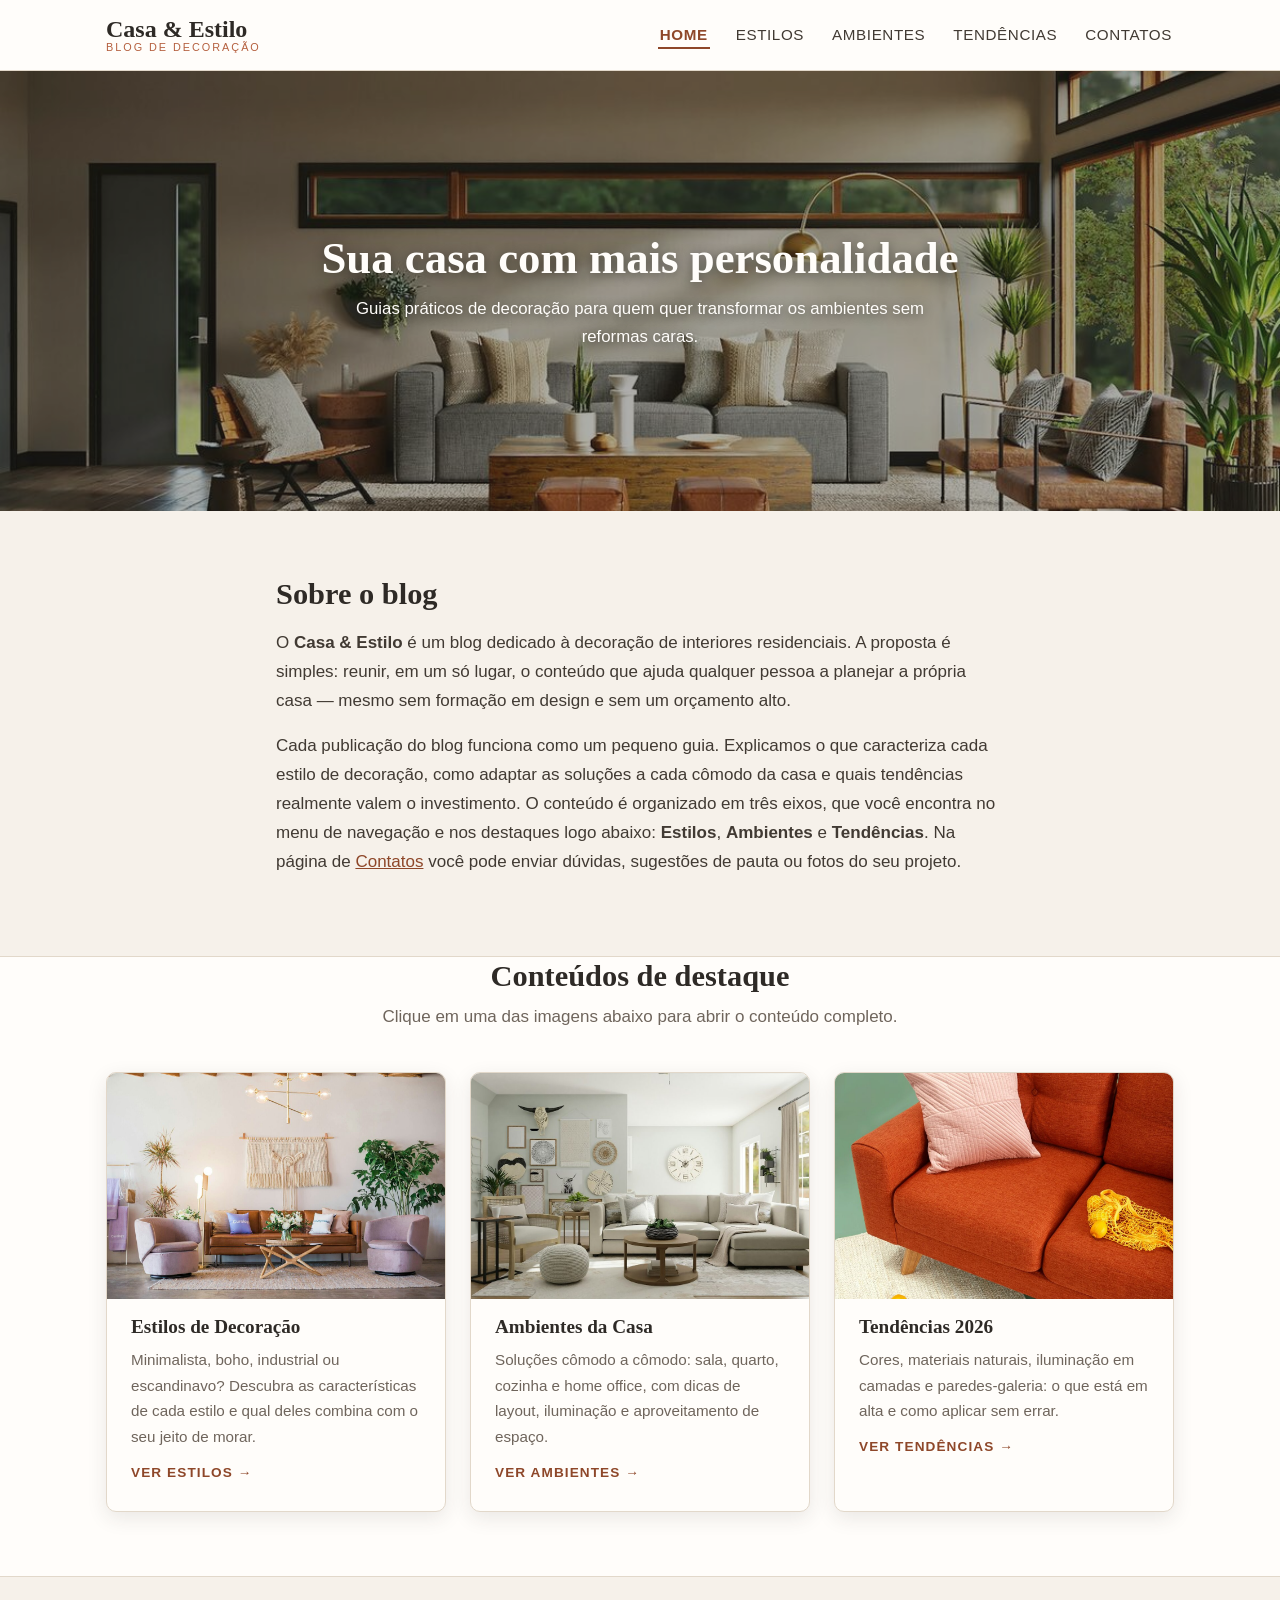
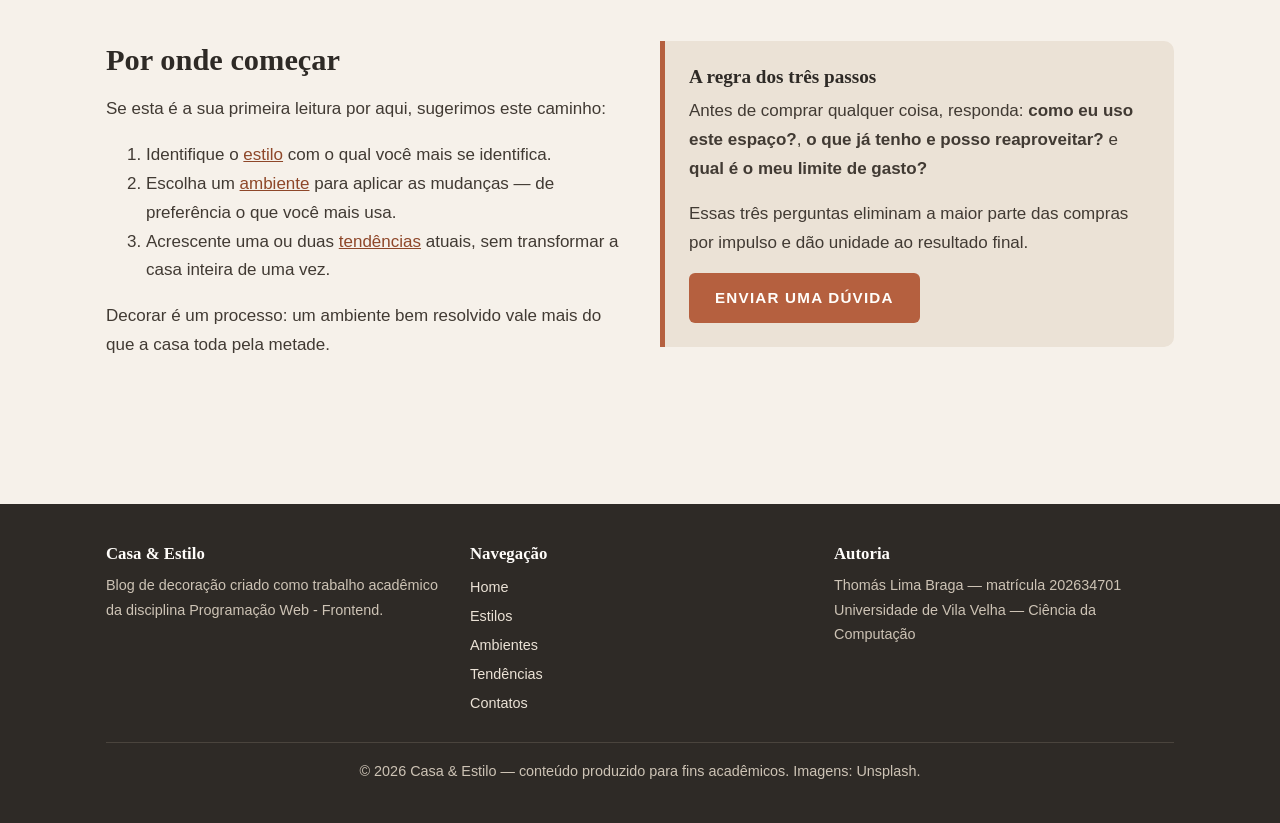
<file: index.html>
<!DOCTYPE html>
<html lang="pt-BR">
<head>
  <meta charset="UTF-8">
  <meta name="viewport" content="width=device-width, initial-scale=1.0">
  <title>Casa &amp; Estilo | Blog de Decoração</title>
  <meta name="description" content="Blog de decoração com guias de estilos, ambientes e tendências para transformar a sua casa com projetos simples e acessíveis.">
  <meta name="author" content="Thomás Lima Braga">
  <link rel="icon" type="image/svg+xml" href="assets/favicon.svg">
  <link rel="stylesheet" href="css/style.css">
</head>
<body>

  <header class="cabecalho">
    <div class="container">
      <a class="marca" href="index.html">Casa &amp; Estilo<span>Blog de Decoração</span></a>
      <nav class="menu" aria-label="Navegação principal">
        <ul>
          <li><a href="index.html" class="ativo" aria-current="page">Home</a></li>
          <li><a href="estilos.html">Estilos</a></li>
          <li><a href="ambientes.html">Ambientes</a></li>
          <li><a href="tendencias.html">Tendências</a></li>
          <li><a href="contatos.html">Contatos</a></li>
        </ul>
      </nav>
    </div>
  </header>

  <main>

    <section class="capa" aria-labelledby="titulo-capa">
      <img src="assets/img/hero-home.jpg" alt="Sala de estar ampla e iluminada, com sofá claro, tapete neutro e grandes janelas" width="1200" height="633">
      <div class="capa-texto">
        <h1 id="titulo-capa">Sua casa com mais personalidade</h1>
        <p>Guias práticos de decoração para quem quer transformar os ambientes sem reformas caras.</p>
      </div>
    </section>

    <section class="secao" aria-labelledby="titulo-sobre">
      <div class="container texto-largura">
        <h2 id="titulo-sobre">Sobre o blog</h2>
        <p>O <strong>Casa &amp; Estilo</strong> é um blog dedicado à decoração de interiores residenciais. A proposta é
          simples: reunir, em um só lugar, o conteúdo que ajuda qualquer pessoa a planejar a própria casa — mesmo sem
          formação em design e sem um orçamento alto.</p>
        <p>Cada publicação do blog funciona como um pequeno guia. Explicamos o que caracteriza cada estilo de decoração,
          como adaptar as soluções a cada cômodo da casa e quais tendências realmente valem o investimento. O conteúdo é
          organizado em três eixos, que você encontra no menu de navegação e nos destaques logo abaixo:
          <strong>Estilos</strong>, <strong>Ambientes</strong> e <strong>Tendências</strong>. Na página de
          <a href="contatos.html">Contatos</a> você pode enviar dúvidas, sugestões de pauta ou fotos do seu projeto.</p>
      </div>
    </section>

    <section class="secao secao-clara" aria-labelledby="titulo-destaques">
      <div class="container">
        <h2 class="titulo-secao" id="titulo-destaques">Conteúdos de destaque</h2>
        <p class="subtitulo-secao">Clique em uma das imagens abaixo para abrir o conteúdo completo.</p>

        <div class="grade">

          <figure class="card">
            <a href="estilos.html">
              <img src="assets/img/destaque-estilos.jpg" alt="Sala decorada em estilo boho, com painel de macramê, plantas e sofá de madeira" width="1200" height="800" loading="lazy">
              <figcaption>
                <h3>Estilos de Decoração</h3>
                <p>Minimalista, boho, industrial ou escandinavo? Descubra as características de cada estilo e qual deles
                  combina com o seu jeito de morar.</p>
                <span class="saiba-mais">Ver estilos →</span>
              </figcaption>
            </a>
          </figure>

          <figure class="card">
            <a href="ambientes.html">
              <img src="assets/img/destaque-ambientes.jpg" alt="Sala de estar em tons neutros com sofá em L, almofadas e tapete claro" width="1200" height="675" loading="lazy">
              <figcaption>
                <h3>Ambientes da Casa</h3>
                <p>Soluções cômodo a cômodo: sala, quarto, cozinha e home office, com dicas de layout, iluminação e
                  aproveitamento de espaço.</p>
                <span class="saiba-mais">Ver ambientes →</span>
              </figcaption>
            </a>
          </figure>

          <figure class="card">
            <a href="tendencias.html">
              <img src="assets/img/destaque-tendencias.jpg" alt="Sofá terracota sobre fundo verde, representando as paletas de cor em alta" width="1200" height="1200" loading="lazy">
              <figcaption>
                <h3>Tendências 2026</h3>
                <p>Cores, materiais naturais, iluminação em camadas e paredes-galeria: o que está em alta e como aplicar
                  sem errar.</p>
                <span class="saiba-mais">Ver tendências →</span>
              </figcaption>
            </a>
          </figure>

        </div>
      </div>
    </section>

    <section class="secao" aria-labelledby="titulo-comecar">
      <div class="container">
        <div class="duas-colunas">
          <div>
            <h2 id="titulo-comecar">Por onde começar</h2>
            <p>Se esta é a sua primeira leitura por aqui, sugerimos este caminho:</p>
            <ol>
              <li>Identifique o <a href="estilos.html">estilo</a> com o qual você mais se identifica.</li>
              <li>Escolha um <a href="ambientes.html">ambiente</a> para aplicar as mudanças — de preferência o que você mais usa.</li>
              <li>Acrescente uma ou duas <a href="tendencias.html">tendências</a> atuais, sem transformar a casa inteira de uma vez.</li>
            </ol>
            <p>Decorar é um processo: um ambiente bem resolvido vale mais do que a casa toda pela metade.</p>
          </div>
          <div class="dica">
            <h3>A regra dos três passos</h3>
            <p>Antes de comprar qualquer coisa, responda: <strong>como eu uso este espaço?</strong>,
              <strong>o que já tenho e posso reaproveitar?</strong> e <strong>qual é o meu limite de gasto?</strong></p>
            <p>Essas três perguntas eliminam a maior parte das compras por impulso e dão unidade ao resultado final.</p>
            <p><a class="botao" href="contatos.html">Enviar uma dúvida</a></p>
          </div>
        </div>
      </div>
    </section>

  </main>

  <footer class="rodape">
    <div class="container">
      <div>
        <h2>Casa &amp; Estilo</h2>
        <p>Blog de decoração criado como trabalho acadêmico da disciplina Programação Web - Frontend.</p>
      </div>
      <div>
        <h2>Navegação</h2>
        <ul>
          <li><a href="index.html">Home</a></li>
          <li><a href="estilos.html">Estilos</a></li>
          <li><a href="ambientes.html">Ambientes</a></li>
          <li><a href="tendencias.html">Tendências</a></li>
          <li><a href="contatos.html">Contatos</a></li>
        </ul>
      </div>
      <div>
        <h2>Autoria</h2>
        <p>Thomás Lima Braga — matrícula 202634701<br>
          Universidade de Vila Velha — Ciência da Computação</p>
      </div>
    </div>
    <div class="container">
      <p class="rodape-creditos">© 2026 Casa &amp; Estilo — conteúdo produzido para fins acadêmicos. Imagens: Unsplash.</p>
    </div>
  </footer>

</body>
</html>
</file>
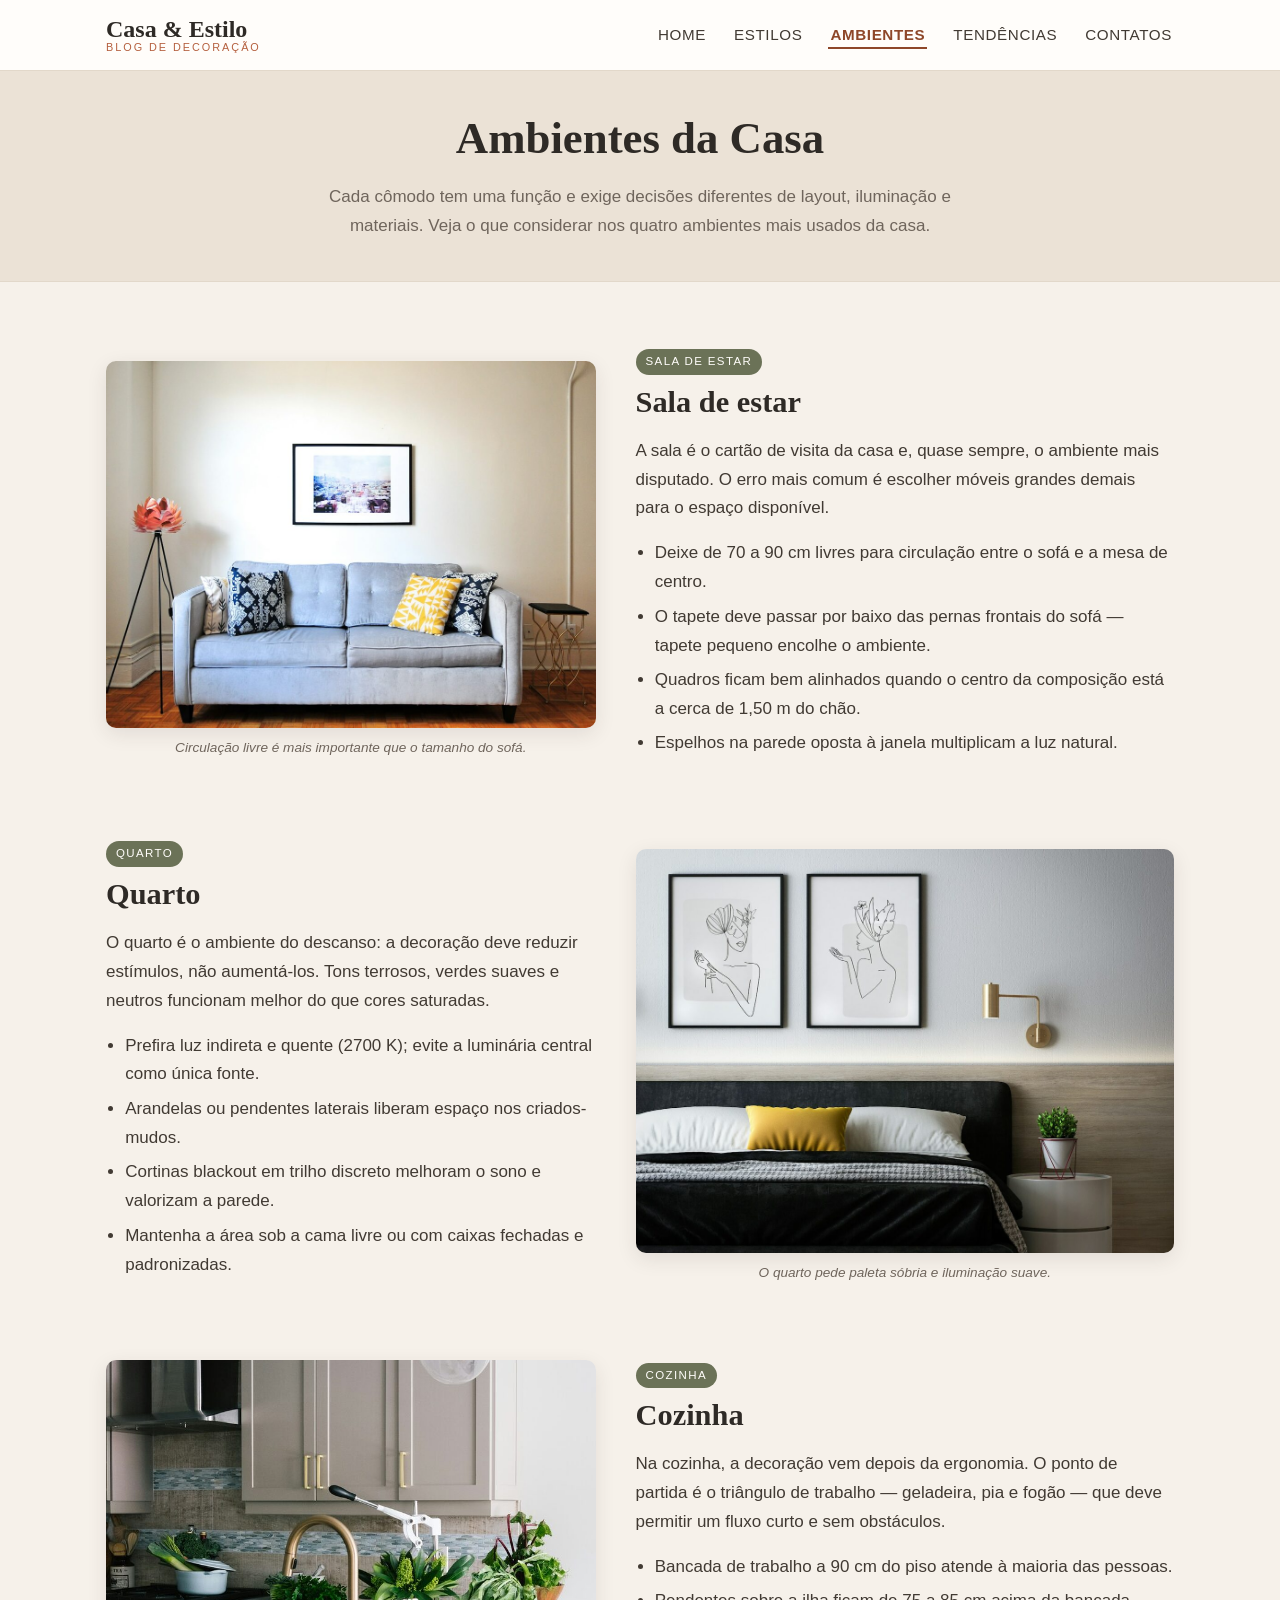
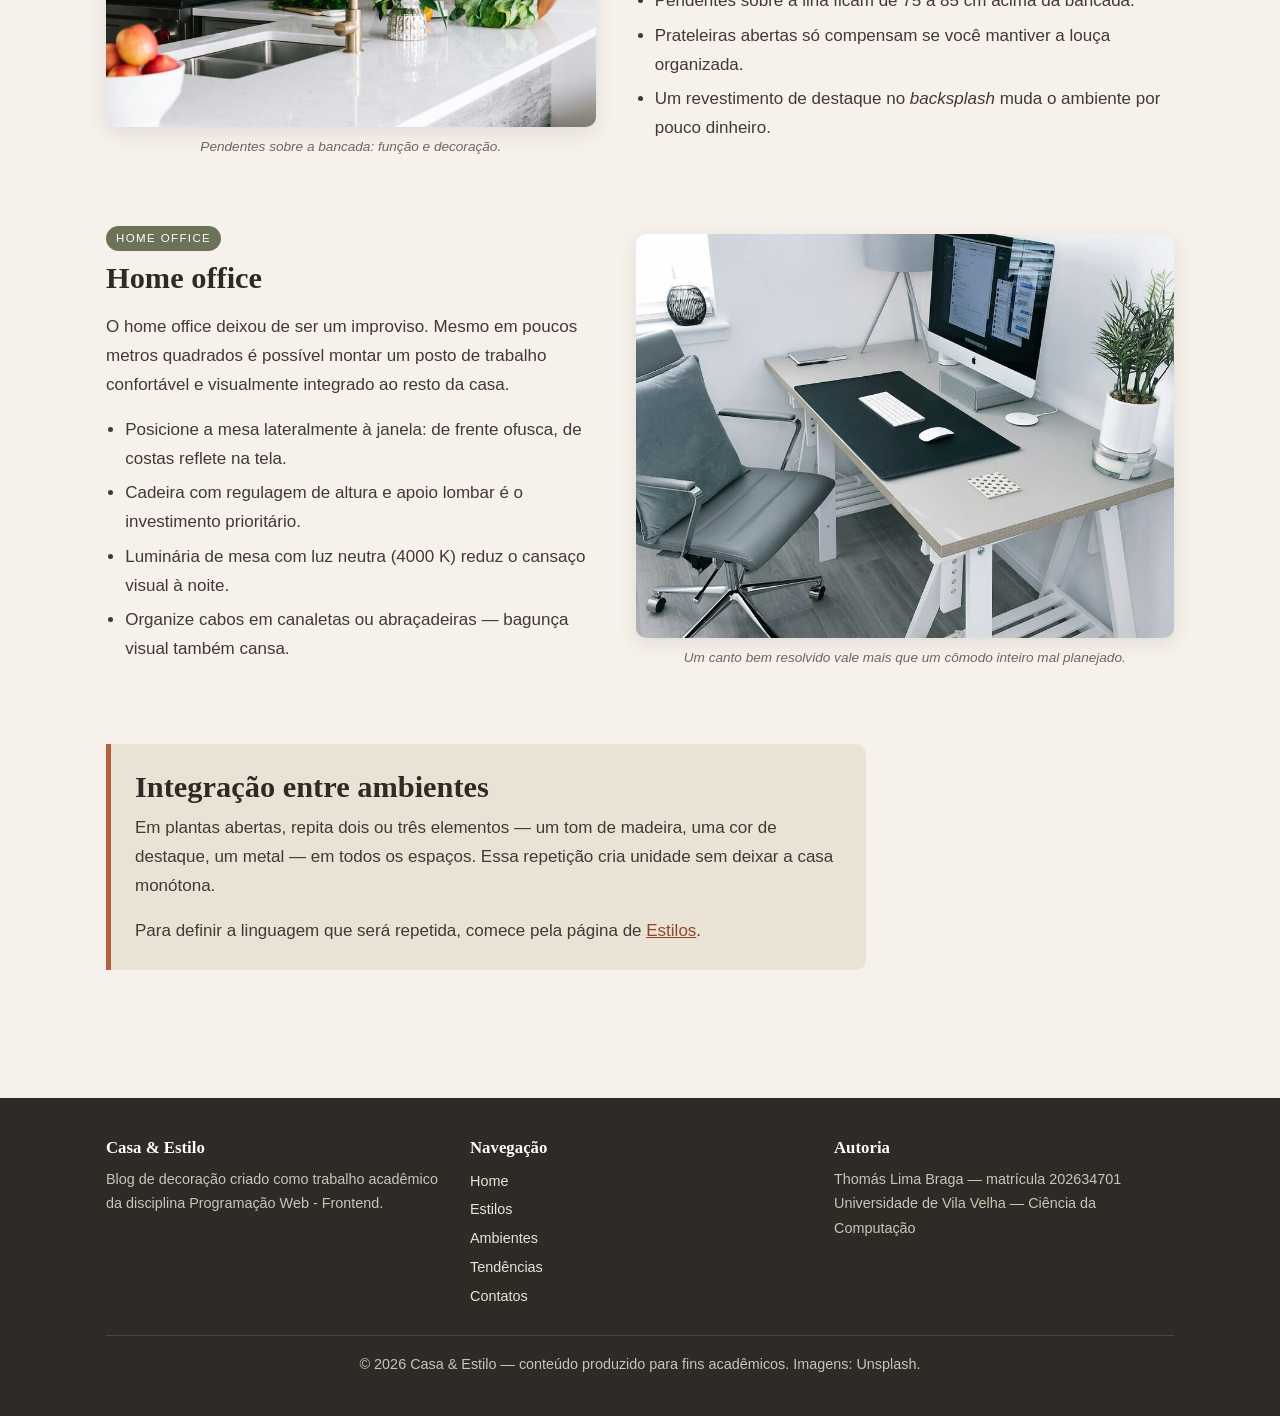
<file: ambientes.html>
<!DOCTYPE html>
<html lang="pt-BR">
<head>
  <meta charset="UTF-8">
  <meta name="viewport" content="width=device-width, initial-scale=1.0">
  <title>Ambientes da Casa | Casa &amp; Estilo</title>
  <meta name="description" content="Dicas de decoração ambiente por ambiente: sala de estar, quarto, cozinha e home office, com layout, iluminação e aproveitamento de espaço.">
  <meta name="author" content="Thomás Lima Braga">
  <link rel="icon" type="image/svg+xml" href="assets/favicon.svg">
  <link rel="stylesheet" href="css/style.css">
</head>
<body>

  <header class="cabecalho">
    <div class="container">
      <a class="marca" href="index.html">Casa &amp; Estilo<span>Blog de Decoração</span></a>
      <nav class="menu" aria-label="Navegação principal">
        <ul>
          <li><a href="index.html">Home</a></li>
          <li><a href="estilos.html">Estilos</a></li>
          <li><a href="ambientes.html" class="ativo" aria-current="page">Ambientes</a></li>
          <li><a href="tendencias.html">Tendências</a></li>
          <li><a href="contatos.html">Contatos</a></li>
        </ul>
      </nav>
    </div>
  </header>

  <main>

    <section class="topo-pagina">
      <div class="container">
        <h1>Ambientes da Casa</h1>
        <p>Cada cômodo tem uma função e exige decisões diferentes de layout, iluminação e materiais. Veja o que
          considerar nos quatro ambientes mais usados da casa.</p>
      </div>
    </section>

    <section class="secao">
      <div class="container">

        <article class="artigo">
          <figure class="artigo-figura">
            <img src="assets/img/ambiente-sala.jpg" alt="Sala de estar com sofá cinza, almofadas estampadas e quadro na parede" width="1200" height="797" loading="lazy">
            <figcaption>Circulação livre é mais importante que o tamanho do sofá.</figcaption>
          </figure>
          <div>
            <span class="etiqueta">Sala de estar</span>
            <h2>Sala de estar</h2>
            <p>A sala é o cartão de visita da casa e, quase sempre, o ambiente mais disputado. O erro mais comum é
              escolher móveis grandes demais para o espaço disponível.</p>
            <ul>
              <li>Deixe de 70 a 90 cm livres para circulação entre o sofá e a mesa de centro.</li>
              <li>O tapete deve passar por baixo das pernas frontais do sofá — tapete pequeno encolhe o ambiente.</li>
              <li>Quadros ficam bem alinhados quando o centro da composição está a cerca de 1,50 m do chão.</li>
              <li>Espelhos na parede oposta à janela multiplicam a luz natural.</li>
            </ul>
          </div>
        </article>

        <article class="artigo">
          <figure class="artigo-figura">
            <img src="assets/img/ambiente-quarto.jpg" alt="Quarto com cabeceira estofada, quadros e almofada amarela sobre a cama" width="1200" height="1059" loading="lazy">
            <figcaption>O quarto pede paleta sóbria e iluminação suave.</figcaption>
          </figure>
          <div>
            <span class="etiqueta">Quarto</span>
            <h2>Quarto</h2>
            <p>O quarto é o ambiente do descanso: a decoração deve reduzir estímulos, não aumentá-los. Tons terrosos,
              verdes suaves e neutros funcionam melhor do que cores saturadas.</p>
            <ul>
              <li>Prefira luz indireta e quente (2700 K); evite a luminária central como única fonte.</li>
              <li>Arandelas ou pendentes laterais liberam espaço nos criados-mudos.</li>
              <li>Cortinas blackout em trilho discreto melhoram o sono e valorizam a parede.</li>
              <li>Mantenha a área sob a cama livre ou com caixas fechadas e padronizadas.</li>
            </ul>
          </div>
        </article>

        <article class="artigo">
          <figure class="artigo-figura">
            <img src="assets/img/ambiente-cozinha.jpg" alt="Cozinha clara com bancada branca, luminárias pendentes de vidro e banquetas de madeira" width="800" height="1200" loading="lazy">
            <figcaption>Pendentes sobre a bancada: função e decoração.</figcaption>
          </figure>
          <div>
            <span class="etiqueta">Cozinha</span>
            <h2>Cozinha</h2>
            <p>Na cozinha, a decoração vem depois da ergonomia. O ponto de partida é o triângulo de trabalho — geladeira,
              pia e fogão — que deve permitir um fluxo curto e sem obstáculos.</p>
            <ul>
              <li>Bancada de trabalho a 90 cm do piso atende à maioria das pessoas.</li>
              <li>Pendentes sobre a ilha ficam de 75 a 85 cm acima da bancada.</li>
              <li>Prateleiras abertas só compensam se você mantiver a louça organizada.</li>
              <li>Um revestimento de destaque no <em>backsplash</em> muda o ambiente por pouco dinheiro.</li>
            </ul>
          </div>
        </article>

        <article class="artigo">
          <figure class="artigo-figura">
            <img src="assets/img/ambiente-home-office.jpg" alt="Home office compacto com mesa branca, cadeira ergonômica, monitor e planta" width="900" height="1200" loading="lazy">
            <figcaption>Um canto bem resolvido vale mais que um cômodo inteiro mal planejado.</figcaption>
          </figure>
          <div>
            <span class="etiqueta">Home office</span>
            <h2>Home office</h2>
            <p>O home office deixou de ser um improviso. Mesmo em poucos metros quadrados é possível montar um posto de
              trabalho confortável e visualmente integrado ao resto da casa.</p>
            <ul>
              <li>Posicione a mesa lateralmente à janela: de frente ofusca, de costas reflete na tela.</li>
              <li>Cadeira com regulagem de altura e apoio lombar é o investimento prioritário.</li>
              <li>Luminária de mesa com luz neutra (4000 K) reduz o cansaço visual à noite.</li>
              <li>Organize cabos em canaletas ou abraçadeiras — bagunça visual também cansa.</li>
            </ul>
          </div>
        </article>

        <div class="dica texto-largura">
          <h2>Integração entre ambientes</h2>
          <p>Em plantas abertas, repita dois ou três elementos — um tom de madeira, uma cor de destaque, um metal — em
            todos os espaços. Essa repetição cria unidade sem deixar a casa monótona.</p>
          <p>Para definir a linguagem que será repetida, comece pela página de <a href="estilos.html">Estilos</a>.</p>
        </div>

      </div>
    </section>

  </main>

  <footer class="rodape">
    <div class="container">
      <div>
        <h2>Casa &amp; Estilo</h2>
        <p>Blog de decoração criado como trabalho acadêmico da disciplina Programação Web - Frontend.</p>
      </div>
      <div>
        <h2>Navegação</h2>
        <ul>
          <li><a href="index.html">Home</a></li>
          <li><a href="estilos.html">Estilos</a></li>
          <li><a href="ambientes.html">Ambientes</a></li>
          <li><a href="tendencias.html">Tendências</a></li>
          <li><a href="contatos.html">Contatos</a></li>
        </ul>
      </div>
      <div>
        <h2>Autoria</h2>
        <p>Thomás Lima Braga — matrícula 202634701<br>
          Universidade de Vila Velha — Ciência da Computação</p>
      </div>
    </div>
    <div class="container">
      <p class="rodape-creditos">© 2026 Casa &amp; Estilo — conteúdo produzido para fins acadêmicos. Imagens: Unsplash.</p>
    </div>
  </footer>

</body>
</html>
</file>
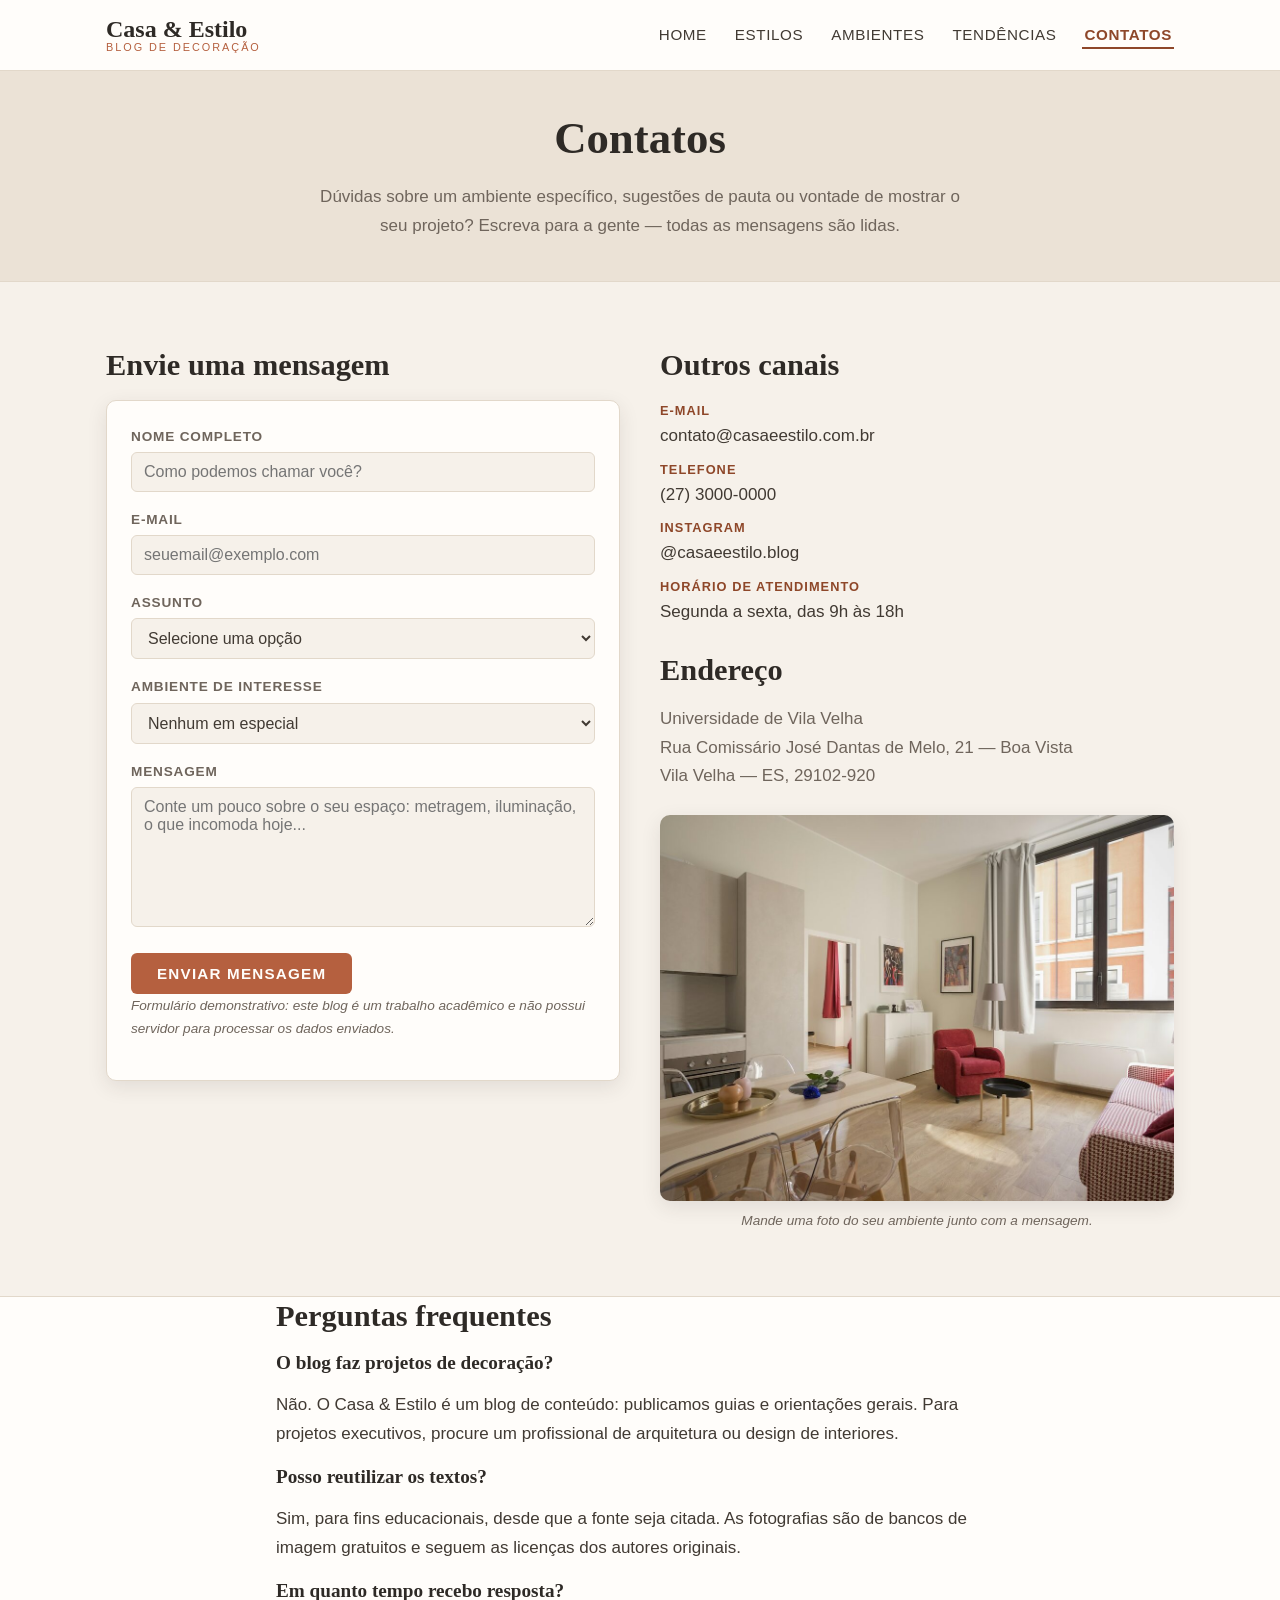
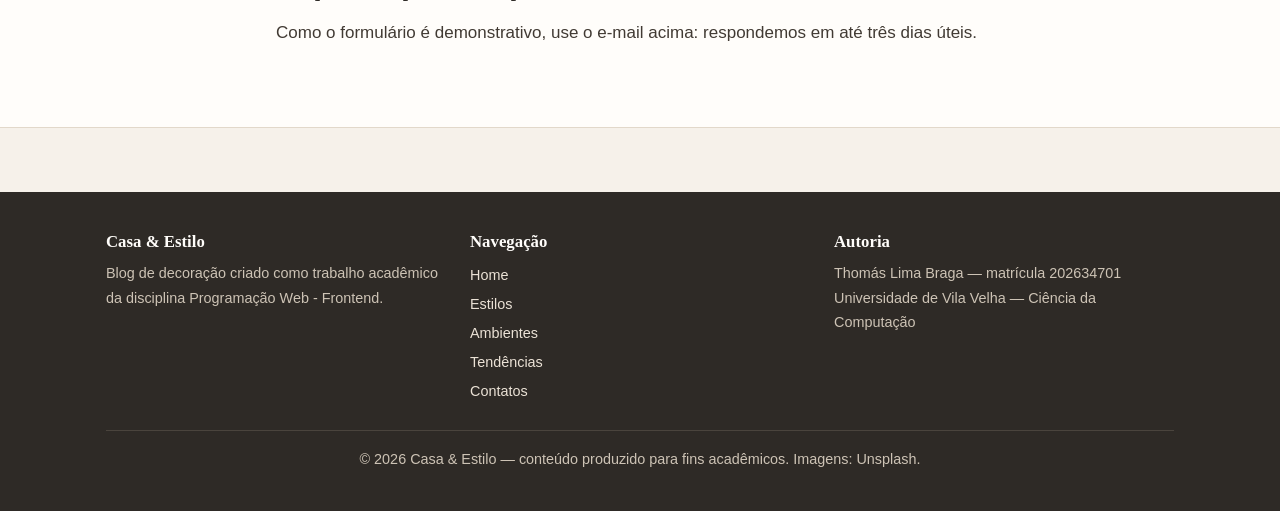
<file: contatos.html>
<!DOCTYPE html>
<html lang="pt-BR">
<head>
  <meta charset="UTF-8">
  <meta name="viewport" content="width=device-width, initial-scale=1.0">
  <title>Contatos | Casa &amp; Estilo</title>
  <meta name="description" content="Fale com o blog Casa &amp; Estilo: envie dúvidas de decoração, sugestões de pauta ou fotos do seu projeto.">
  <meta name="author" content="Thomás Lima Braga">
  <link rel="icon" type="image/svg+xml" href="assets/favicon.svg">
  <link rel="stylesheet" href="css/style.css">
</head>
<body>

  <header class="cabecalho">
    <div class="container">
      <a class="marca" href="index.html">Casa &amp; Estilo<span>Blog de Decoração</span></a>
      <nav class="menu" aria-label="Navegação principal">
        <ul>
          <li><a href="index.html">Home</a></li>
          <li><a href="estilos.html">Estilos</a></li>
          <li><a href="ambientes.html">Ambientes</a></li>
          <li><a href="tendencias.html">Tendências</a></li>
          <li><a href="contatos.html" class="ativo" aria-current="page">Contatos</a></li>
        </ul>
      </nav>
    </div>
  </header>

  <main>

    <section class="topo-pagina">
      <div class="container">
        <h1>Contatos</h1>
        <p>Dúvidas sobre um ambiente específico, sugestões de pauta ou vontade de mostrar o seu projeto? Escreva para a
          gente — todas as mensagens são lidas.</p>
      </div>
    </section>

    <section class="secao">
      <div class="container">
        <div class="duas-colunas">

          <div>
            <h2>Envie uma mensagem</h2>
            <form class="form-contato" action="obrigado.html" method="get">
              <div class="campo">
                <label for="nome">Nome completo</label>
                <input type="text" id="nome" name="nome" placeholder="Como podemos chamar você?" required>
              </div>
              <div class="campo">
                <label for="email">E-mail</label>
                <input type="email" id="email" name="email" placeholder="seuemail@exemplo.com" required>
              </div>
              <div class="campo">
                <label for="assunto">Assunto</label>
                <select id="assunto" name="assunto" required>
                  <option value="">Selecione uma opção</option>
                  <option value="duvida">Dúvida de decoração</option>
                  <option value="pauta">Sugestão de pauta</option>
                  <option value="projeto">Quero mostrar meu projeto</option>
                  <option value="parceria">Parceria</option>
                </select>
              </div>
              <div class="campo">
                <label for="ambiente">Ambiente de interesse</label>
                <select id="ambiente" name="ambiente">
                  <option value="">Nenhum em especial</option>
                  <option value="sala">Sala de estar</option>
                  <option value="quarto">Quarto</option>
                  <option value="cozinha">Cozinha</option>
                  <option value="home-office">Home office</option>
                </select>
              </div>
              <div class="campo">
                <label for="mensagem">Mensagem</label>
                <textarea id="mensagem" name="mensagem" placeholder="Conte um pouco sobre o seu espaço: metragem, iluminação, o que incomoda hoje..." required></textarea>
              </div>
              <button type="submit" class="botao">Enviar mensagem</button>
              <p class="aviso">Formulário demonstrativo: este blog é um trabalho acadêmico e não possui servidor para
                processar os dados enviados.</p>
            </form>
          </div>

          <div>
            <h2>Outros canais</h2>
            <ul class="lista-contato">
              <li><strong>E-mail</strong> contato@casaeestilo.com.br</li>
              <li><strong>Telefone</strong> (27) 3000-0000</li>
              <li><strong>Instagram</strong> @casaeestilo.blog</li>
              <li><strong>Horário de atendimento</strong> Segunda a sexta, das 9h às 18h</li>
            </ul>

            <h2>Endereço</h2>
            <address>
              Universidade de Vila Velha<br>
              Rua Comissário José Dantas de Melo, 21 — Boa Vista<br>
              Vila Velha — ES, 29102-920
            </address>

            <figure class="artigo-figura" style="margin-top:1.5rem">
              <img src="assets/img/contatos-ambiente.jpg" alt="Sala integrada à cozinha, com poltrona vermelha e mesa de jantar clara" width="1200" height="801" loading="lazy">
              <figcaption>Mande uma foto do seu ambiente junto com a mensagem.</figcaption>
            </figure>
          </div>

        </div>
      </div>
    </section>

    <section class="secao secao-clara">
      <div class="container texto-largura">
        <h2>Perguntas frequentes</h2>
        <h3>O blog faz projetos de decoração?</h3>
        <p>Não. O Casa &amp; Estilo é um blog de conteúdo: publicamos guias e orientações gerais. Para projetos
          executivos, procure um profissional de arquitetura ou design de interiores.</p>
        <h3>Posso reutilizar os textos?</h3>
        <p>Sim, para fins educacionais, desde que a fonte seja citada. As fotografias são de bancos de imagem gratuitos
          e seguem as licenças dos autores originais.</p>
        <h3>Em quanto tempo recebo resposta?</h3>
        <p>Como o formulário é demonstrativo, use o e-mail acima: respondemos em até três dias úteis.</p>
      </div>
    </section>

  </main>

  <footer class="rodape">
    <div class="container">
      <div>
        <h2>Casa &amp; Estilo</h2>
        <p>Blog de decoração criado como trabalho acadêmico da disciplina Programação Web - Frontend.</p>
      </div>
      <div>
        <h2>Navegação</h2>
        <ul>
          <li><a href="index.html">Home</a></li>
          <li><a href="estilos.html">Estilos</a></li>
          <li><a href="ambientes.html">Ambientes</a></li>
          <li><a href="tendencias.html">Tendências</a></li>
          <li><a href="contatos.html">Contatos</a></li>
        </ul>
      </div>
      <div>
        <h2>Autoria</h2>
        <p>Thomás Lima Braga — matrícula 202634701<br>
          Universidade de Vila Velha — Ciência da Computação</p>
      </div>
    </div>
    <div class="container">
      <p class="rodape-creditos">© 2026 Casa &amp; Estilo — conteúdo produzido para fins acadêmicos. Imagens: Unsplash.</p>
    </div>
  </footer>

</body>
</html>
</file>
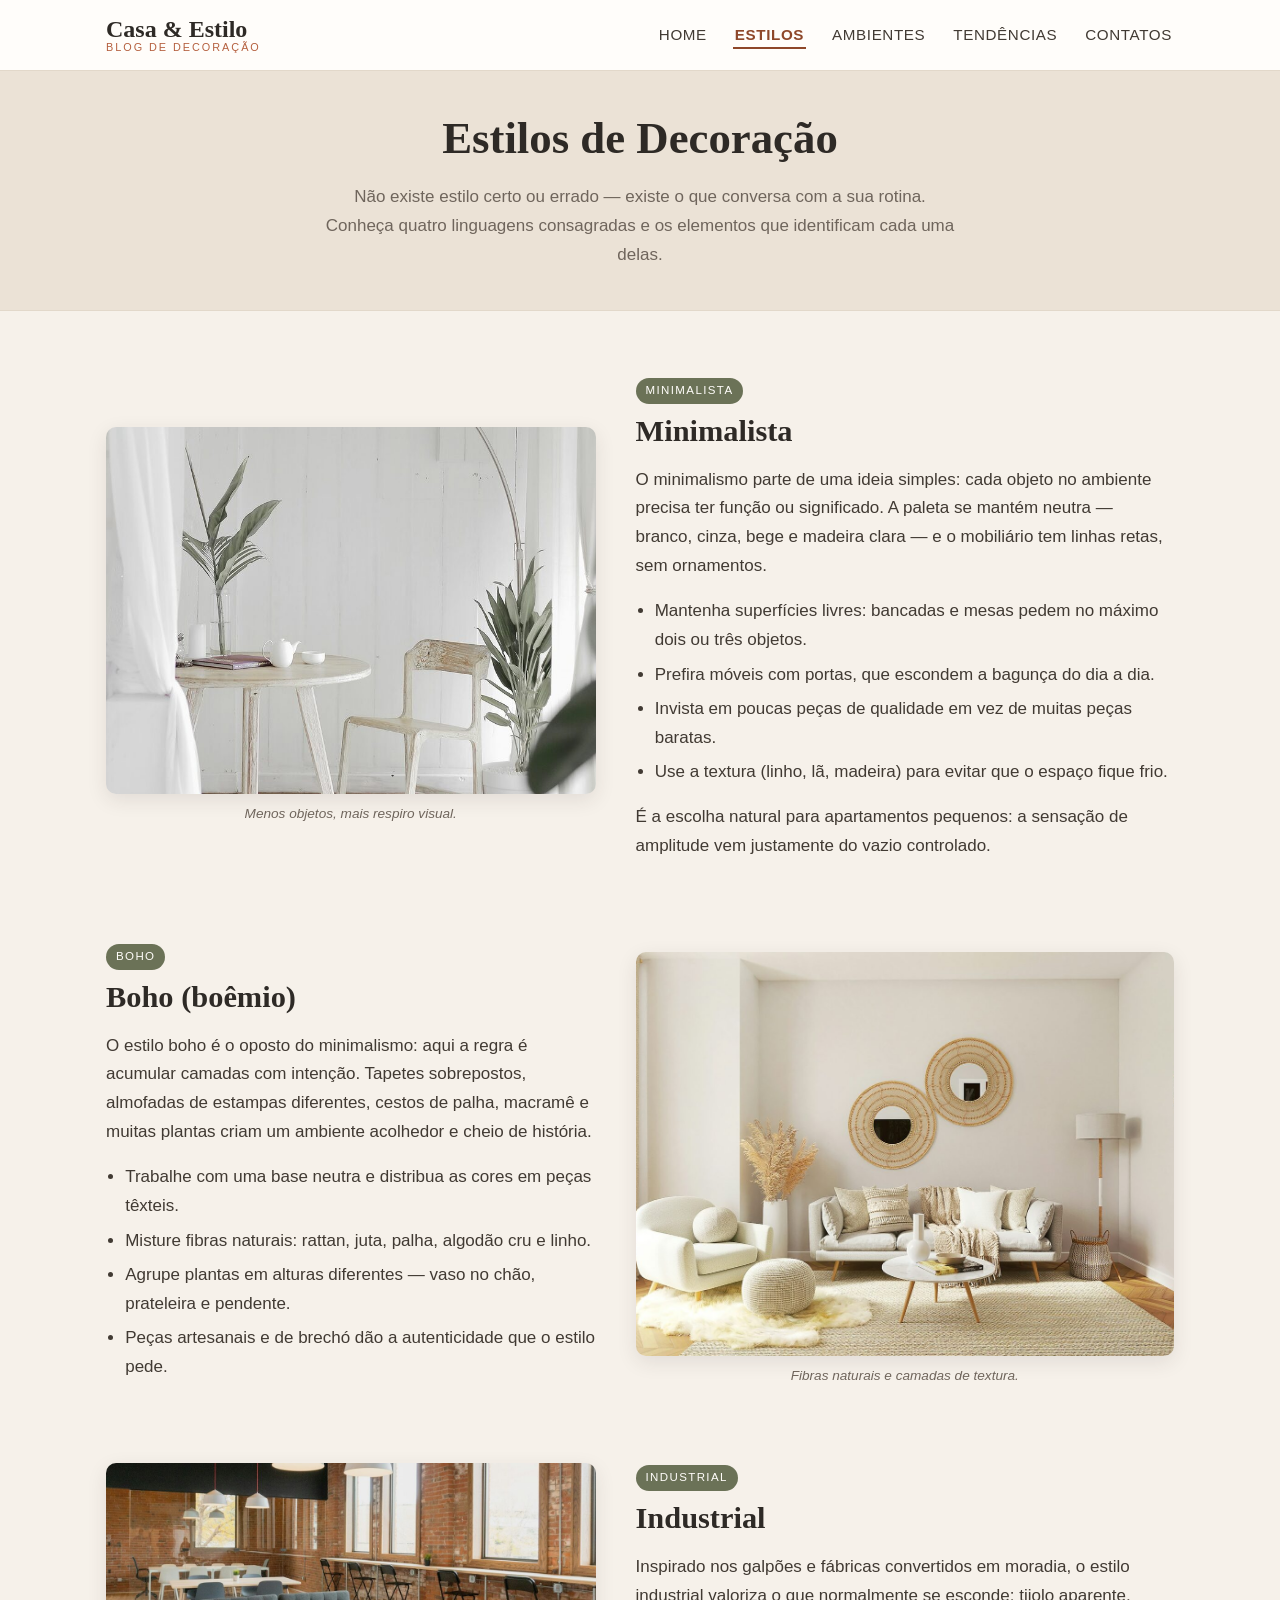
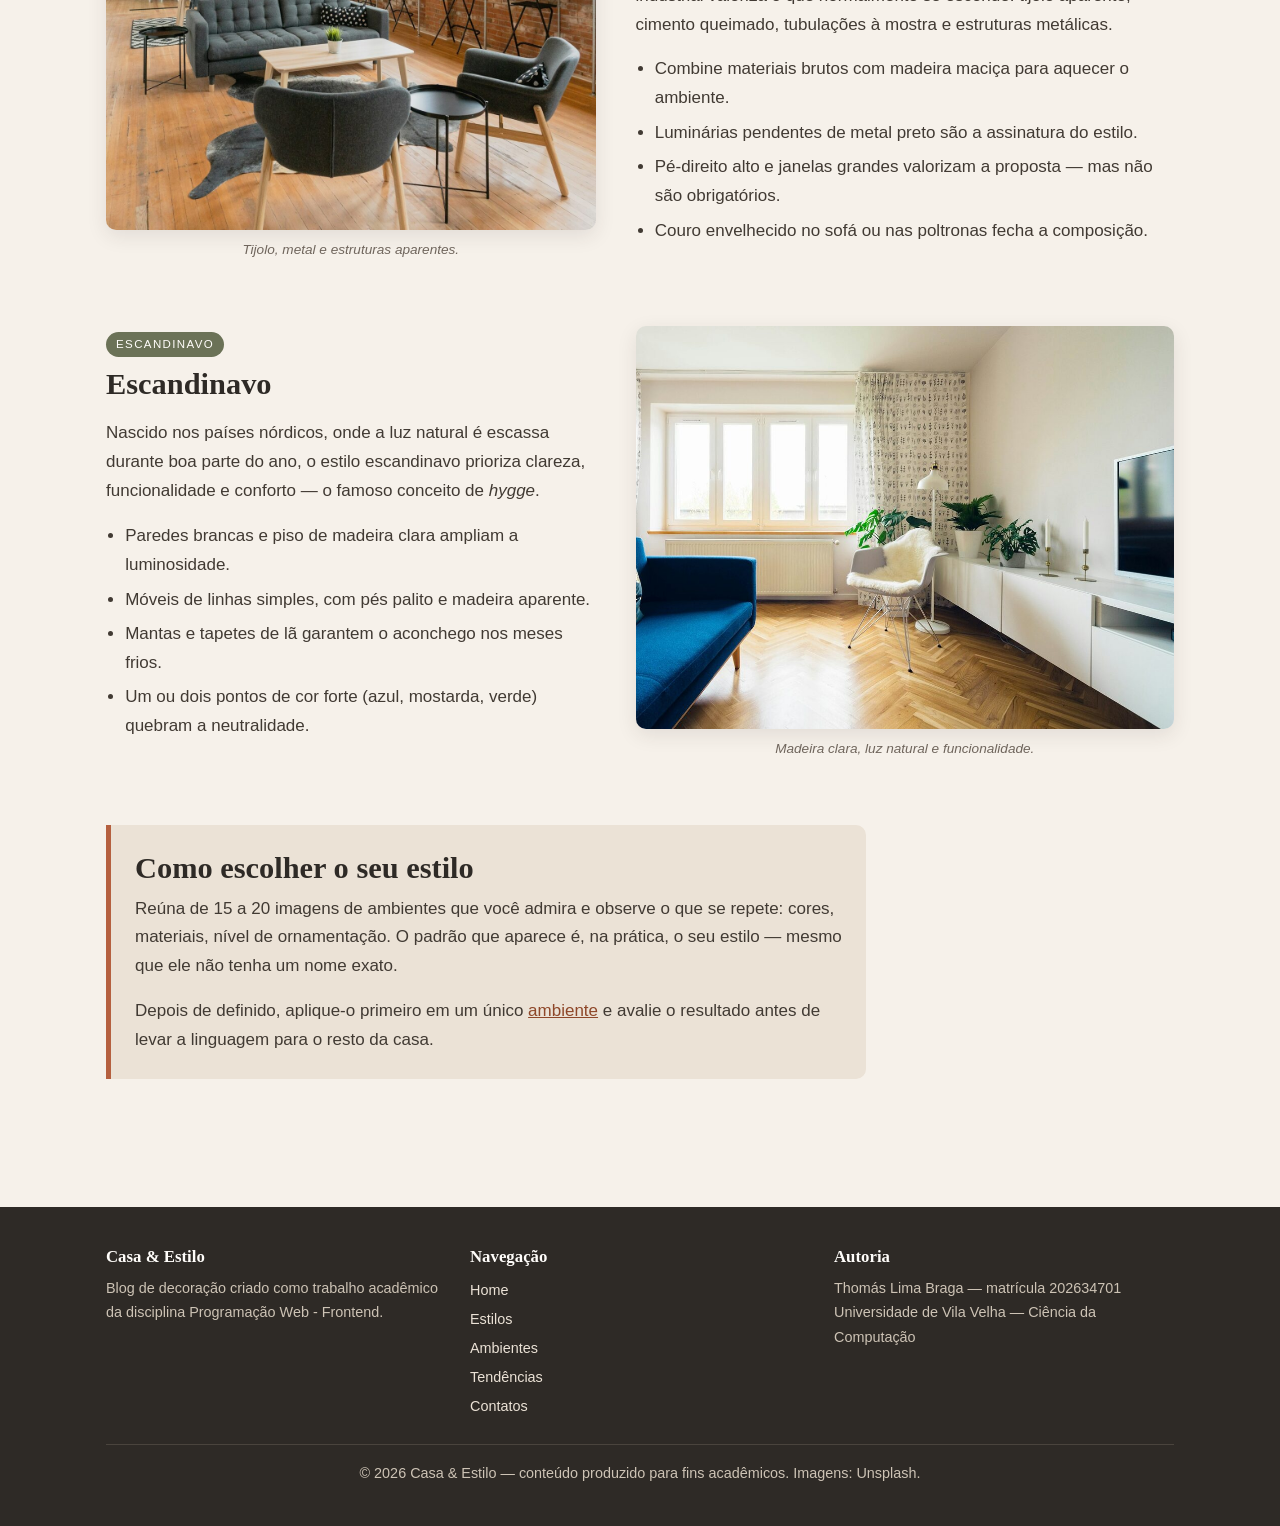
<file: estilos.html>
<!DOCTYPE html>
<html lang="pt-BR">
<head>
  <meta charset="UTF-8">
  <meta name="viewport" content="width=device-width, initial-scale=1.0">
  <title>Estilos de Decoração | Casa &amp; Estilo</title>
  <meta name="description" content="Conheça os principais estilos de decoração — minimalista, boho, industrial e escandinavo — e saiba como aplicar cada um na sua casa.">
  <meta name="author" content="Thomás Lima Braga">
  <link rel="icon" type="image/svg+xml" href="assets/favicon.svg">
  <link rel="stylesheet" href="css/style.css">
</head>
<body>

  <header class="cabecalho">
    <div class="container">
      <a class="marca" href="index.html">Casa &amp; Estilo<span>Blog de Decoração</span></a>
      <nav class="menu" aria-label="Navegação principal">
        <ul>
          <li><a href="index.html">Home</a></li>
          <li><a href="estilos.html" class="ativo" aria-current="page">Estilos</a></li>
          <li><a href="ambientes.html">Ambientes</a></li>
          <li><a href="tendencias.html">Tendências</a></li>
          <li><a href="contatos.html">Contatos</a></li>
        </ul>
      </nav>
    </div>
  </header>

  <main>

    <section class="topo-pagina">
      <div class="container">
        <h1>Estilos de Decoração</h1>
        <p>Não existe estilo certo ou errado — existe o que conversa com a sua rotina. Conheça quatro linguagens
          consagradas e os elementos que identificam cada uma delas.</p>
      </div>
    </section>

    <section class="secao">
      <div class="container">

        <article class="artigo">
          <figure class="artigo-figura">
            <img src="assets/img/estilo-minimalista.jpg" alt="Canto de sala minimalista com parede branca, mesa lateral e planta" width="800" height="1200" loading="lazy">
            <figcaption>Menos objetos, mais respiro visual.</figcaption>
          </figure>
          <div>
            <span class="etiqueta">Minimalista</span>
            <h2>Minimalista</h2>
            <p>O minimalismo parte de uma ideia simples: cada objeto no ambiente precisa ter função ou significado. A
              paleta se mantém neutra — branco, cinza, bege e madeira clara — e o mobiliário tem linhas retas, sem
              ornamentos.</p>
            <ul>
              <li>Mantenha superfícies livres: bancadas e mesas pedem no máximo dois ou três objetos.</li>
              <li>Prefira móveis com portas, que escondem a bagunça do dia a dia.</li>
              <li>Invista em poucas peças de qualidade em vez de muitas peças baratas.</li>
              <li>Use a textura (linho, lã, madeira) para evitar que o espaço fique frio.</li>
            </ul>
            <p>É a escolha natural para apartamentos pequenos: a sensação de amplitude vem justamente do vazio
              controlado.</p>
          </div>
        </article>

        <article class="artigo">
          <figure class="artigo-figura">
            <img src="assets/img/estilo-boho.jpg" alt="Sala em estilo boho com espelhos de fibra natural, capim dos pampas e poltronas claras" width="1200" height="879" loading="lazy">
            <figcaption>Fibras naturais e camadas de textura.</figcaption>
          </figure>
          <div>
            <span class="etiqueta">Boho</span>
            <h2>Boho (boêmio)</h2>
            <p>O estilo boho é o oposto do minimalismo: aqui a regra é acumular camadas com intenção. Tapetes
              sobrepostos, almofadas de estampas diferentes, cestos de palha, macramê e muitas plantas criam um ambiente
              acolhedor e cheio de história.</p>
            <ul>
              <li>Trabalhe com uma base neutra e distribua as cores em peças têxteis.</li>
              <li>Misture fibras naturais: rattan, juta, palha, algodão cru e linho.</li>
              <li>Agrupe plantas em alturas diferentes — vaso no chão, prateleira e pendente.</li>
              <li>Peças artesanais e de brechó dão a autenticidade que o estilo pede.</li>
            </ul>
          </div>
        </article>

        <article class="artigo">
          <figure class="artigo-figura">
            <img src="assets/img/estilo-industrial.jpg" alt="Loft industrial com paredes de tijolo aparente, sofás escuros e mesas de madeira" width="1200" height="900" loading="lazy">
            <figcaption>Tijolo, metal e estruturas aparentes.</figcaption>
          </figure>
          <div>
            <span class="etiqueta">Industrial</span>
            <h2>Industrial</h2>
            <p>Inspirado nos galpões e fábricas convertidos em moradia, o estilo industrial valoriza o que normalmente se
              esconde: tijolo aparente, cimento queimado, tubulações à mostra e estruturas metálicas.</p>
            <ul>
              <li>Combine materiais brutos com madeira maciça para aquecer o ambiente.</li>
              <li>Luminárias pendentes de metal preto são a assinatura do estilo.</li>
              <li>Pé-direito alto e janelas grandes valorizam a proposta — mas não são obrigatórios.</li>
              <li>Couro envelhecido no sofá ou nas poltronas fecha a composição.</li>
            </ul>
          </div>
        </article>

        <article class="artigo">
          <figure class="artigo-figura">
            <img src="assets/img/estilo-escandinavo.jpg" alt="Sala escandinava com sofá azul, piso de madeira clara e móveis brancos" width="1200" height="801" loading="lazy">
            <figcaption>Madeira clara, luz natural e funcionalidade.</figcaption>
          </figure>
          <div>
            <span class="etiqueta">Escandinavo</span>
            <h2>Escandinavo</h2>
            <p>Nascido nos países nórdicos, onde a luz natural é escassa durante boa parte do ano, o estilo escandinavo
              prioriza clareza, funcionalidade e conforto — o famoso conceito de <em>hygge</em>.</p>
            <ul>
              <li>Paredes brancas e piso de madeira clara ampliam a luminosidade.</li>
              <li>Móveis de linhas simples, com pés palito e madeira aparente.</li>
              <li>Mantas e tapetes de lã garantem o aconchego nos meses frios.</li>
              <li>Um ou dois pontos de cor forte (azul, mostarda, verde) quebram a neutralidade.</li>
            </ul>
          </div>
        </article>

        <div class="dica texto-largura">
          <h2>Como escolher o seu estilo</h2>
          <p>Reúna de 15 a 20 imagens de ambientes que você admira e observe o que se repete: cores, materiais, nível de
            ornamentação. O padrão que aparece é, na prática, o seu estilo — mesmo que ele não tenha um nome exato.</p>
          <p>Depois de definido, aplique-o primeiro em um único <a href="ambientes.html">ambiente</a> e avalie o
            resultado antes de levar a linguagem para o resto da casa.</p>
        </div>

      </div>
    </section>

  </main>

  <footer class="rodape">
    <div class="container">
      <div>
        <h2>Casa &amp; Estilo</h2>
        <p>Blog de decoração criado como trabalho acadêmico da disciplina Programação Web - Frontend.</p>
      </div>
      <div>
        <h2>Navegação</h2>
        <ul>
          <li><a href="index.html">Home</a></li>
          <li><a href="estilos.html">Estilos</a></li>
          <li><a href="ambientes.html">Ambientes</a></li>
          <li><a href="tendencias.html">Tendências</a></li>
          <li><a href="contatos.html">Contatos</a></li>
        </ul>
      </div>
      <div>
        <h2>Autoria</h2>
        <p>Thomás Lima Braga — matrícula 202634701<br>
          Universidade de Vila Velha — Ciência da Computação</p>
      </div>
    </div>
    <div class="container">
      <p class="rodape-creditos">© 2026 Casa &amp; Estilo — conteúdo produzido para fins acadêmicos. Imagens: Unsplash.</p>
    </div>
  </footer>

</body>
</html>
</file>
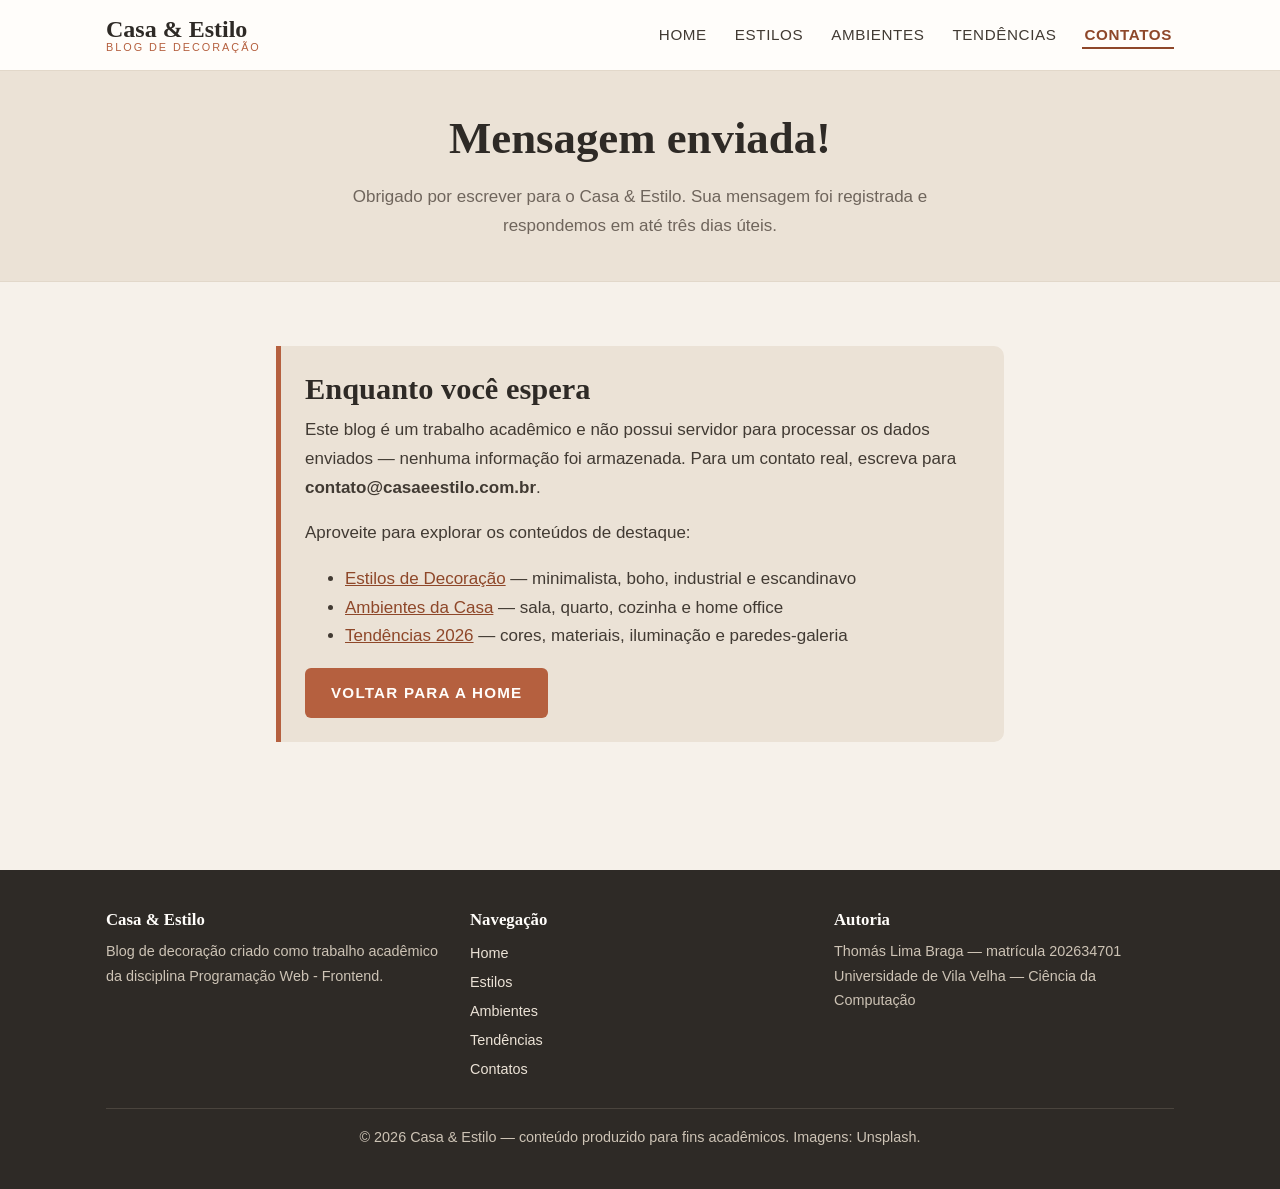
<file: obrigado.html>
<!DOCTYPE html>
<html lang="pt-BR">
<head>
  <meta charset="UTF-8">
  <meta name="viewport" content="width=device-width, initial-scale=1.0">
  <title>Mensagem enviada | Casa &amp; Estilo</title>
  <meta name="description" content="Confirmação de envio do formulário de contato do blog Casa &amp; Estilo.">
  <meta name="author" content="Thomás Lima Braga">
  <link rel="icon" type="image/svg+xml" href="assets/favicon.svg">
  <link rel="stylesheet" href="css/style.css">
</head>
<body>

  <header class="cabecalho">
    <div class="container">
      <a class="marca" href="index.html">Casa &amp; Estilo<span>Blog de Decoração</span></a>
      <nav class="menu" aria-label="Navegação principal">
        <ul>
          <li><a href="index.html">Home</a></li>
          <li><a href="estilos.html">Estilos</a></li>
          <li><a href="ambientes.html">Ambientes</a></li>
          <li><a href="tendencias.html">Tendências</a></li>
          <li><a href="contatos.html" class="ativo" aria-current="page">Contatos</a></li>
        </ul>
      </nav>
    </div>
  </header>

  <main>

    <section class="topo-pagina">
      <div class="container">
        <h1>Mensagem enviada!</h1>
        <p>Obrigado por escrever para o Casa &amp; Estilo. Sua mensagem foi registrada e respondemos em até três dias
          úteis.</p>
      </div>
    </section>

    <section class="secao">
      <div class="container texto-largura">
        <div class="dica">
          <h2>Enquanto você espera</h2>
          <p>Este blog é um trabalho acadêmico e não possui servidor para processar os dados enviados — nenhuma
            informação foi armazenada. Para um contato real, escreva para
            <strong>contato@casaeestilo.com.br</strong>.</p>
          <p>Aproveite para explorar os conteúdos de destaque:</p>
          <ul>
            <li><a href="estilos.html">Estilos de Decoração</a> — minimalista, boho, industrial e escandinavo</li>
            <li><a href="ambientes.html">Ambientes da Casa</a> — sala, quarto, cozinha e home office</li>
            <li><a href="tendencias.html">Tendências 2026</a> — cores, materiais, iluminação e paredes-galeria</li>
          </ul>
          <p><a class="botao" href="index.html">Voltar para a Home</a></p>
        </div>
      </div>
    </section>

  </main>

  <footer class="rodape">
    <div class="container">
      <div>
        <h2>Casa &amp; Estilo</h2>
        <p>Blog de decoração criado como trabalho acadêmico da disciplina Programação Web - Frontend.</p>
      </div>
      <div>
        <h2>Navegação</h2>
        <ul>
          <li><a href="index.html">Home</a></li>
          <li><a href="estilos.html">Estilos</a></li>
          <li><a href="ambientes.html">Ambientes</a></li>
          <li><a href="tendencias.html">Tendências</a></li>
          <li><a href="contatos.html">Contatos</a></li>
        </ul>
      </div>
      <div>
        <h2>Autoria</h2>
        <p>Thomás Lima Braga — matrícula 202634701<br>
          Universidade de Vila Velha — Ciência da Computação</p>
      </div>
    </div>
    <div class="container">
      <p class="rodape-creditos">© 2026 Casa &amp; Estilo — conteúdo produzido para fins acadêmicos. Imagens: Unsplash.</p>
    </div>
  </footer>

</body>
</html>
</file>
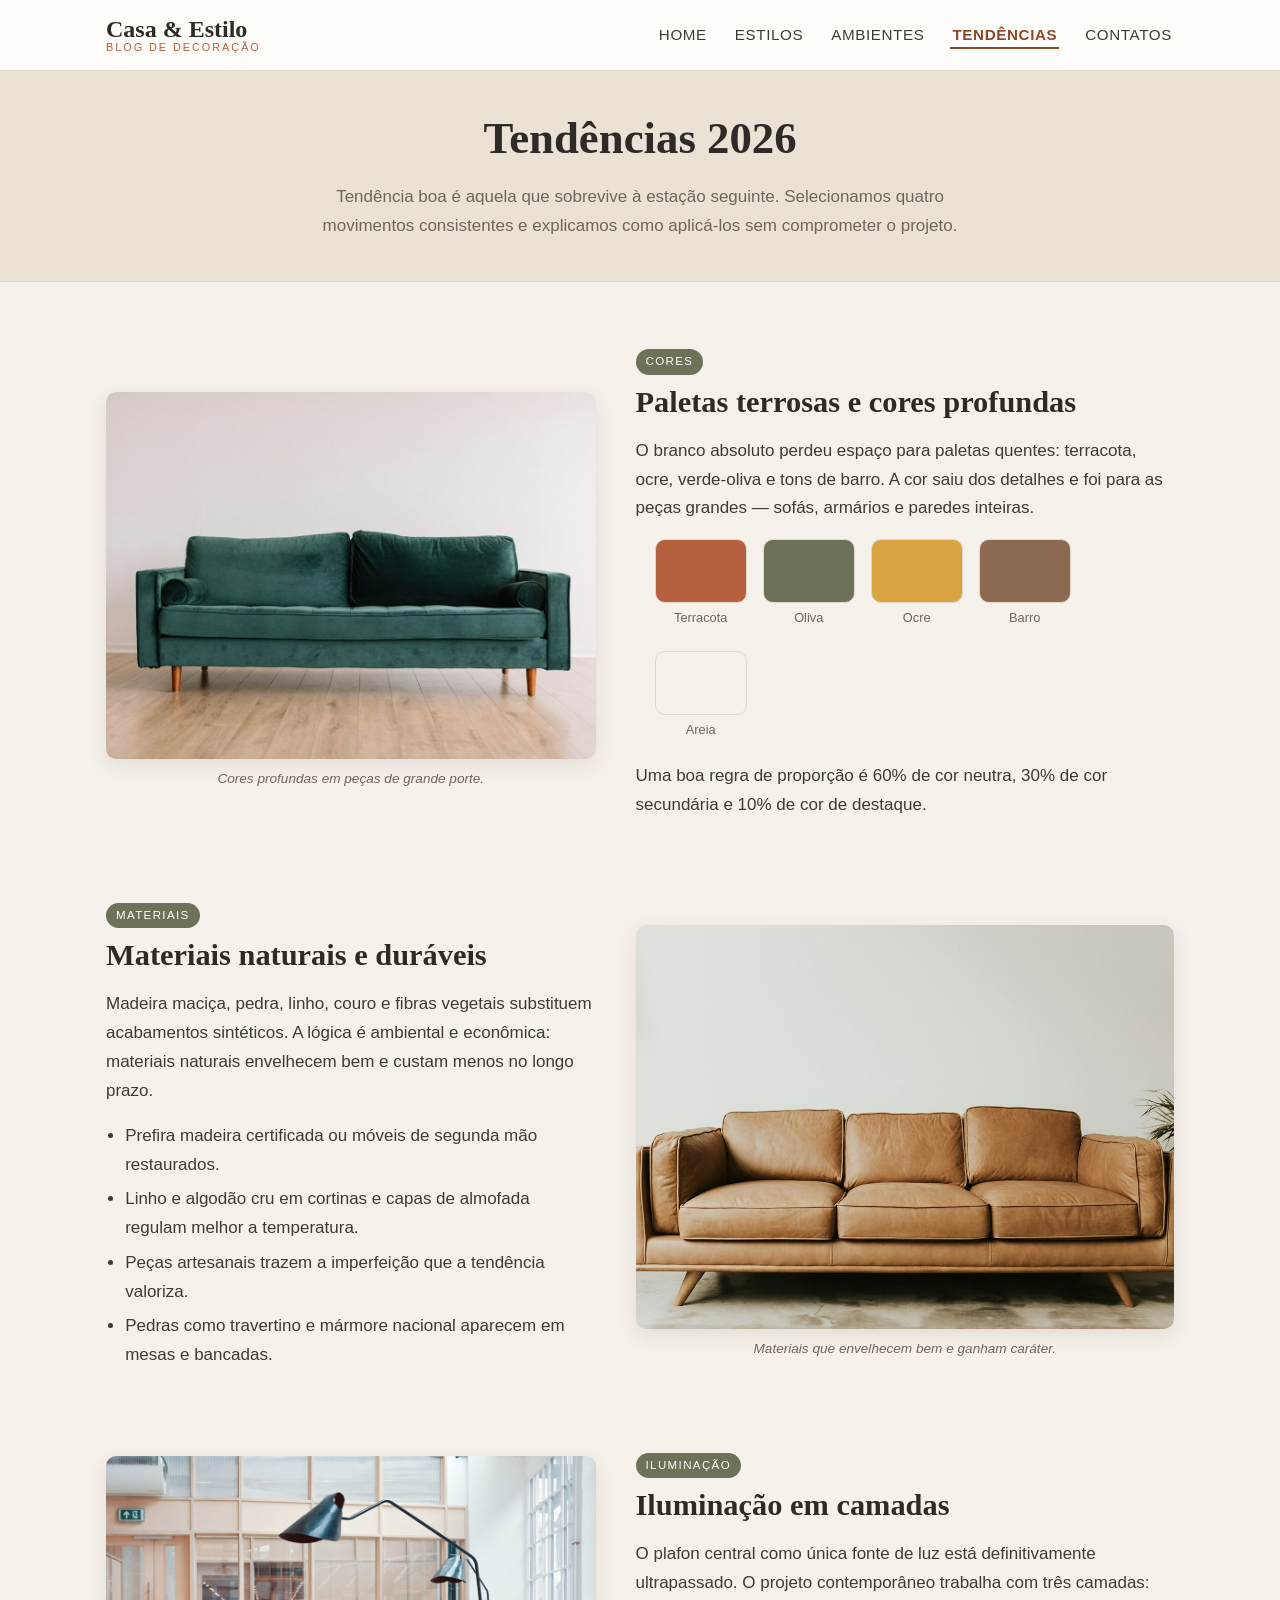
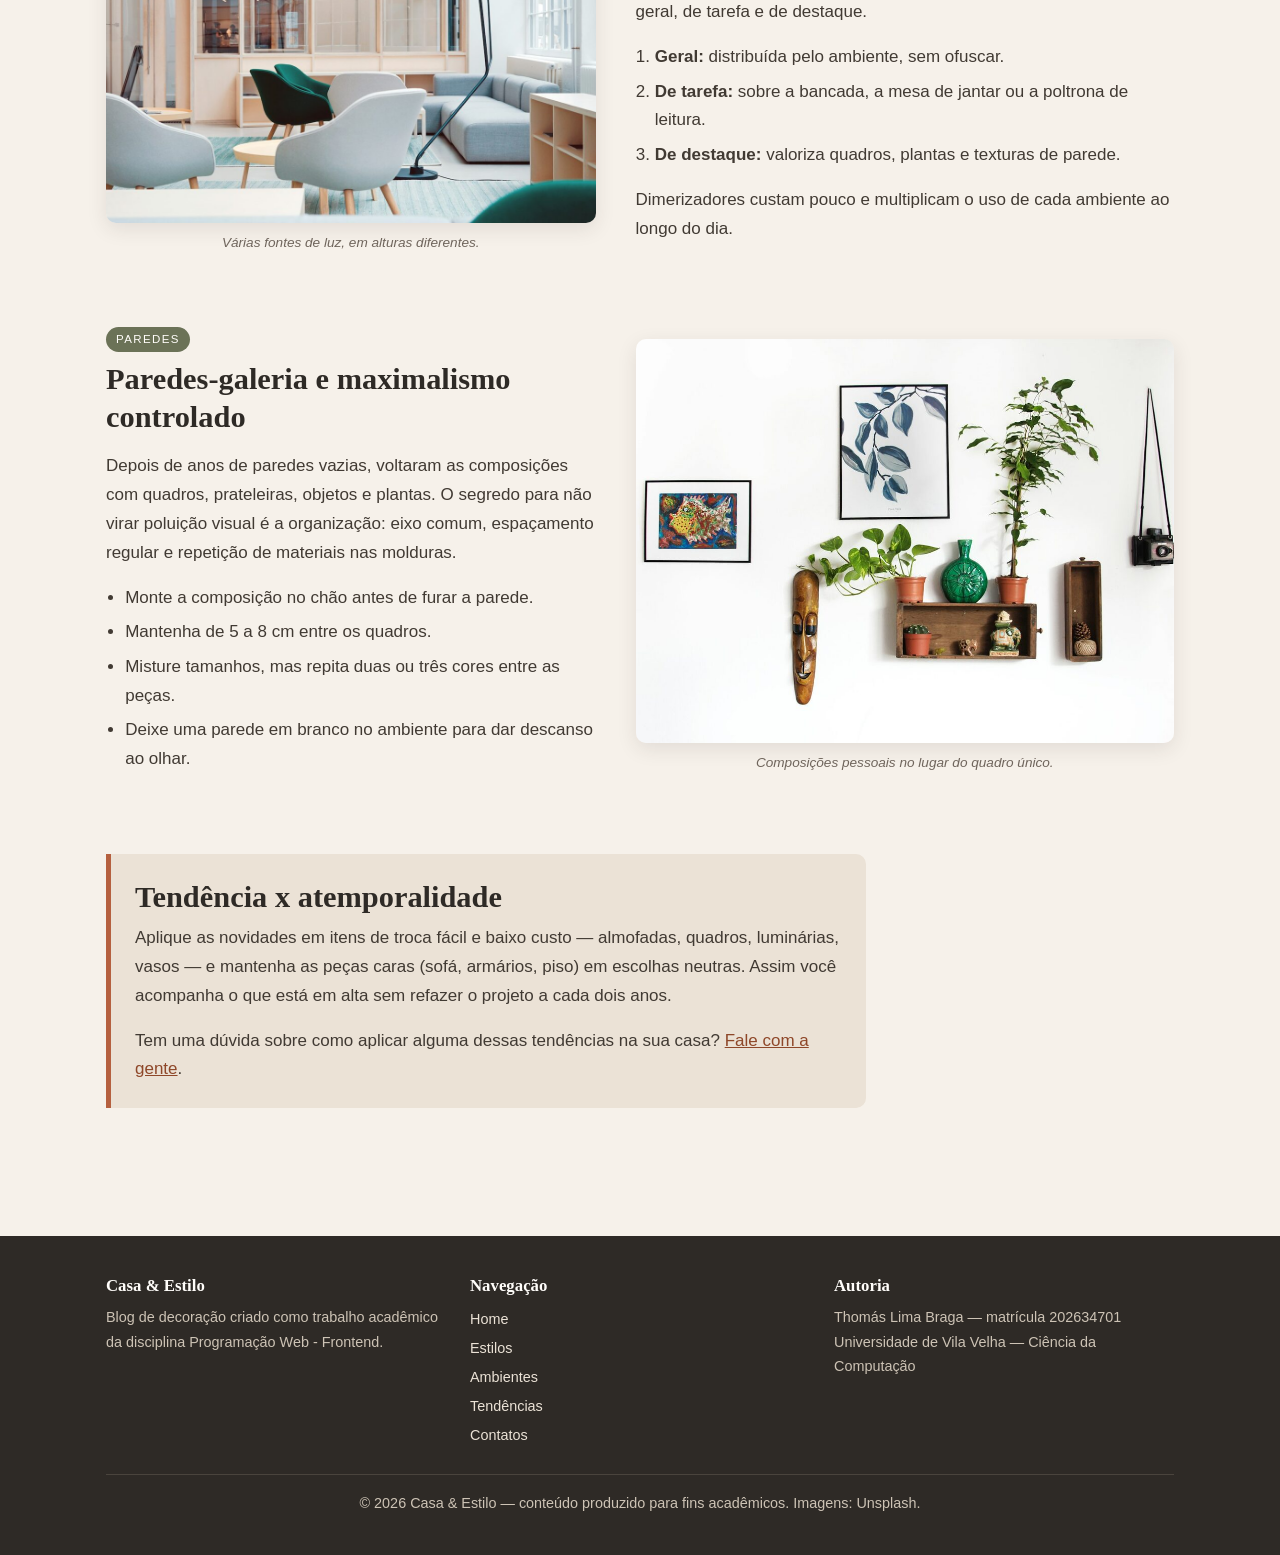
<file: tendencias.html>
<!DOCTYPE html>
<html lang="pt-BR">
<head>
  <meta charset="UTF-8">
  <meta name="viewport" content="width=device-width, initial-scale=1.0">
  <title>Tendências 2026 | Casa &amp; Estilo</title>
  <meta name="description" content="As tendências de decoração de 2026: paletas terrosas, materiais naturais, iluminação em camadas e paredes-galeria.">
  <meta name="author" content="Thomás Lima Braga">
  <link rel="icon" type="image/svg+xml" href="assets/favicon.svg">
  <link rel="stylesheet" href="css/style.css">
</head>
<body>

  <header class="cabecalho">
    <div class="container">
      <a class="marca" href="index.html">Casa &amp; Estilo<span>Blog de Decoração</span></a>
      <nav class="menu" aria-label="Navegação principal">
        <ul>
          <li><a href="index.html">Home</a></li>
          <li><a href="estilos.html">Estilos</a></li>
          <li><a href="ambientes.html">Ambientes</a></li>
          <li><a href="tendencias.html" class="ativo" aria-current="page">Tendências</a></li>
          <li><a href="contatos.html">Contatos</a></li>
        </ul>
      </nav>
    </div>
  </header>

  <main>

    <section class="topo-pagina">
      <div class="container">
        <h1>Tendências 2026</h1>
        <p>Tendência boa é aquela que sobrevive à estação seguinte. Selecionamos quatro movimentos consistentes e
          explicamos como aplicá-los sem comprometer o projeto.</p>
      </div>
    </section>

    <section class="secao">
      <div class="container">

        <article class="artigo">
          <figure class="artigo-figura">
            <img src="assets/img/tendencia-cores.jpg" alt="Sofá verde esmeralda em sala de paredes claras" width="1200" height="800" loading="lazy">
            <figcaption>Cores profundas em peças de grande porte.</figcaption>
          </figure>
          <div>
            <span class="etiqueta">Cores</span>
            <h2>Paletas terrosas e cores profundas</h2>
            <p>O branco absoluto perdeu espaço para paletas quentes: terracota, ocre, verde-oliva e tons de barro. A cor
              saiu dos detalhes e foi para as peças grandes — sofás, armários e paredes inteiras.</p>
            <ul class="paleta">
              <li><span class="amostra" style="background-color:#b5603f"></span>Terracota</li>
              <li><span class="amostra" style="background-color:#6b7257"></span>Oliva</li>
              <li><span class="amostra" style="background-color:#d9a441"></span>Ocre</li>
              <li><span class="amostra" style="background-color:#8c6a52"></span>Barro</li>
              <li><span class="amostra" style="background-color:#f6f1ea"></span>Areia</li>
            </ul>
            <p>Uma boa regra de proporção é 60% de cor neutra, 30% de cor secundária e 10% de cor de destaque.</p>
          </div>
        </article>

        <article class="artigo">
          <figure class="artigo-figura">
            <img src="assets/img/tendencia-naturais.jpg" alt="Sofá de couro caramelo com encosto baixo e pés de madeira" width="1200" height="800" loading="lazy">
            <figcaption>Materiais que envelhecem bem e ganham caráter.</figcaption>
          </figure>
          <div>
            <span class="etiqueta">Materiais</span>
            <h2>Materiais naturais e duráveis</h2>
            <p>Madeira maciça, pedra, linho, couro e fibras vegetais substituem acabamentos sintéticos. A lógica é
              ambiental e econômica: materiais naturais envelhecem bem e custam menos no longo prazo.</p>
            <ul>
              <li>Prefira madeira certificada ou móveis de segunda mão restaurados.</li>
              <li>Linho e algodão cru em cortinas e capas de almofada regulam melhor a temperatura.</li>
              <li>Peças artesanais trazem a imperfeição que a tendência valoriza.</li>
              <li>Pedras como travertino e mármore nacional aparecem em mesas e bancadas.</li>
            </ul>
          </div>
        </article>

        <article class="artigo">
          <figure class="artigo-figura">
            <img src="assets/img/tendencia-iluminacao.jpg" alt="Ambiente amplo com luminária de piso tipo arco e poltronas coloridas" width="1200" height="800" loading="lazy">
            <figcaption>Várias fontes de luz, em alturas diferentes.</figcaption>
          </figure>
          <div>
            <span class="etiqueta">Iluminação</span>
            <h2>Iluminação em camadas</h2>
            <p>O plafon central como única fonte de luz está definitivamente ultrapassado. O projeto contemporâneo
              trabalha com três camadas: geral, de tarefa e de destaque.</p>
            <ol>
              <li><strong>Geral:</strong> distribuída pelo ambiente, sem ofuscar.</li>
              <li><strong>De tarefa:</strong> sobre a bancada, a mesa de jantar ou a poltrona de leitura.</li>
              <li><strong>De destaque:</strong> valoriza quadros, plantas e texturas de parede.</li>
            </ol>
            <p>Dimerizadores custam pouco e multiplicam o uso de cada ambiente ao longo do dia.</p>
          </div>
        </article>

        <article class="artigo">
          <figure class="artigo-figura">
            <img src="assets/img/tendencia-galeria.jpg" alt="Parede com quadros, prateleira, objetos e plantas formando uma composição" width="1200" height="800" loading="lazy">
            <figcaption>Composições pessoais no lugar do quadro único.</figcaption>
          </figure>
          <div>
            <span class="etiqueta">Paredes</span>
            <h2>Paredes-galeria e maximalismo controlado</h2>
            <p>Depois de anos de paredes vazias, voltaram as composições com quadros, prateleiras, objetos e plantas. O
              segredo para não virar poluição visual é a organização: eixo comum, espaçamento regular e repetição de
              materiais nas molduras.</p>
            <ul>
              <li>Monte a composição no chão antes de furar a parede.</li>
              <li>Mantenha de 5 a 8 cm entre os quadros.</li>
              <li>Misture tamanhos, mas repita duas ou três cores entre as peças.</li>
              <li>Deixe uma parede em branco no ambiente para dar descanso ao olhar.</li>
            </ul>
          </div>
        </article>

        <div class="dica texto-largura">
          <h2>Tendência x atemporalidade</h2>
          <p>Aplique as novidades em itens de troca fácil e baixo custo — almofadas, quadros, luminárias, vasos — e
            mantenha as peças caras (sofá, armários, piso) em escolhas neutras. Assim você acompanha o que está em alta
            sem refazer o projeto a cada dois anos.</p>
          <p>Tem uma dúvida sobre como aplicar alguma dessas tendências na sua casa?
            <a href="contatos.html">Fale com a gente</a>.</p>
        </div>

      </div>
    </section>

  </main>

  <footer class="rodape">
    <div class="container">
      <div>
        <h2>Casa &amp; Estilo</h2>
        <p>Blog de decoração criado como trabalho acadêmico da disciplina Programação Web - Frontend.</p>
      </div>
      <div>
        <h2>Navegação</h2>
        <ul>
          <li><a href="index.html">Home</a></li>
          <li><a href="estilos.html">Estilos</a></li>
          <li><a href="ambientes.html">Ambientes</a></li>
          <li><a href="tendencias.html">Tendências</a></li>
          <li><a href="contatos.html">Contatos</a></li>
        </ul>
      </div>
      <div>
        <h2>Autoria</h2>
        <p>Thomás Lima Braga — matrícula 202634701<br>
          Universidade de Vila Velha — Ciência da Computação</p>
      </div>
    </div>
    <div class="container">
      <p class="rodape-creditos">© 2026 Casa &amp; Estilo — conteúdo produzido para fins acadêmicos. Imagens: Unsplash.</p>
    </div>
  </footer>

</body>
</html>
</file>
<file: css/style.css>
/* ===========================================================
   Blog Casa & Estilo — folha de estilo única
   Thomás Lima Braga — 202634701
   =========================================================== */

:root {
  /* paleta */
  --areia:      #f6f1ea;
  --areia-esc:  #ebe2d6;
  --terracota:  #b5603f;
  --terracota-esc: #8e4729;
  --oliva:      #6b7257;
  --grafite:    #2e2a26;
  --texto:      #413a33;
  --texto-sec:  #6f655c;
  --branco:     #fffdfa;
  --borda:      #e2d8ca;

  /* tipografia */
  --fonte-titulo: "Georgia", "Times New Roman", serif;
  --fonte-texto:  "Helvetica Neue", Arial, Helvetica, sans-serif;

  /* espaçamentos */
  --esp-1: 0.5rem;
  --esp-2: 1rem;
  --esp-3: 1.5rem;
  --esp-4: 2.5rem;
  --esp-5: 4rem;

  --raio: 10px;
  --sombra: 0 6px 20px rgba(46, 42, 38, 0.10);
  --largura: 1100px;
}

/* ----------------------- base ----------------------- */
* { box-sizing: border-box; }

html { scroll-behavior: smooth; }

body {
  margin: 0;
  background-color: var(--areia);
  color: var(--texto);
  font-family: var(--fonte-texto);
  font-size: 17px;
  line-height: 1.7;
  -webkit-font-smoothing: antialiased;
}

h1, h2, h3, h4 {
  font-family: var(--fonte-titulo);
  color: var(--grafite);
  line-height: 1.25;
  margin: 0 0 var(--esp-2);
  font-weight: 700;
}

h1 { font-size: clamp(1.9rem, 4.5vw, 2.8rem); }
h2 { font-size: clamp(1.45rem, 3vw, 1.9rem); }
h3 { font-size: 1.2rem; }

p { margin: 0 0 var(--esp-2); }

a { color: var(--terracota-esc); }
a:hover { color: var(--terracota); }
a:focus-visible,
button:focus-visible,
input:focus-visible,
textarea:focus-visible,
select:focus-visible {
  outline: 3px solid var(--oliva);
  outline-offset: 3px;
}

img { max-width: 100%; height: auto; display: block; }

.container {
  width: 100%;
  max-width: var(--largura);
  margin: 0 auto;
  padding: 0 16px;
}

/* ----------------------- cabeçalho + navegação ----------------------- */
.cabecalho {
  background-color: var(--branco);
  border-bottom: 1px solid var(--borda);
  position: sticky;
  top: 0;
  z-index: 10;
}

.cabecalho .container {
  display: flex;
  flex-wrap: wrap;
  align-items: center;
  justify-content: space-between;
  gap: var(--esp-2);
  padding-top: var(--esp-2);
  padding-bottom: var(--esp-2);
}

.marca {
  font-family: var(--fonte-titulo);
  font-size: 1.5rem;
  font-weight: 700;
  color: var(--grafite);
  text-decoration: none;
  line-height: 1.1;
}

.marca span {
  display: block;
  font-family: var(--fonte-texto);
  font-size: 0.68rem;
  letter-spacing: 0.18em;
  text-transform: uppercase;
  color: var(--terracota);
  font-weight: 400;
}

.menu ul {
  display: flex;
  flex-wrap: wrap;
  gap: var(--esp-1) var(--esp-3);
  list-style: none;
  margin: 0;
  padding: 0;
}

.menu a {
  text-decoration: none;
  color: var(--texto);
  font-size: 0.95rem;
  letter-spacing: 0.04em;
  text-transform: uppercase;
  padding: 4px 2px;
  border-bottom: 2px solid transparent;
  transition: color 0.2s, border-color 0.2s;
}

.menu a:hover { color: var(--terracota); border-bottom-color: var(--terracota); }

.menu a.ativo {
  color: var(--terracota-esc);
  border-bottom-color: var(--terracota-esc);
  font-weight: 700;
}

/* ----------------------- destaque de topo ----------------------- */
.capa {
  position: relative;
  background-color: var(--grafite);
}

.capa img {
  width: 100%;
  height: clamp(260px, 46vw, 440px);
  object-fit: cover;
  opacity: 0.62;
}

.capa-texto {
  position: absolute;
  inset: 0;
  display: flex;
  flex-direction: column;
  justify-content: center;
  align-items: center;
  text-align: center;
  padding: var(--esp-2) 16px;
}

.capa-texto h1 { color: var(--branco); margin-bottom: var(--esp-1); text-shadow: 0 2px 12px rgba(0,0,0,.45); }
.capa-texto p {
  color: var(--branco);
  max-width: 620px;
  margin: 0;
  font-size: 1.05rem;
  text-shadow: 0 2px 10px rgba(0,0,0,.5);
}

/* topo simples das páginas internas */
.topo-pagina {
  background-color: var(--areia-esc);
  border-bottom: 1px solid var(--borda);
  padding: var(--esp-4) 0;
  text-align: center;
}

.topo-pagina p {
  max-width: 640px;
  margin: 0 auto;
  color: var(--texto-sec);
}

/* ----------------------- seções ----------------------- */
.secao { padding: var(--esp-5) 0; }
.secao + .secao { padding-top: 0; }

.secao-clara { background-color: var(--branco); border-block: 1px solid var(--borda); }
.secao-clara + .secao { padding-top: var(--esp-5); }

.titulo-secao { text-align: center; margin-bottom: var(--esp-1); }

.subtitulo-secao {
  text-align: center;
  color: var(--texto-sec);
  max-width: 620px;
  margin: 0 auto var(--esp-4);
}

.texto-largura { max-width: 760px; }

/* ----------------------- grade de cards ----------------------- */
.grade {
  display: grid;
  grid-template-columns: repeat(auto-fit, minmax(280px, 1fr));
  gap: var(--esp-3);
}

.card {
  background-color: var(--branco);
  border: 1px solid var(--borda);
  border-radius: var(--raio);
  overflow: hidden;
  box-shadow: var(--sombra);
  transition: transform 0.25s ease, box-shadow 0.25s ease;
  margin: 0;
}

.card:hover { transform: translateY(-5px); box-shadow: 0 12px 28px rgba(46,42,38,.16); }

.card a { display: block; text-decoration: none; color: inherit; }

.card img {
  width: 100%;
  aspect-ratio: 3 / 2;
  object-fit: cover;
}

.card figcaption { padding: var(--esp-2) var(--esp-3) var(--esp-3); }

.card h3 { margin-bottom: var(--esp-1); color: var(--grafite); }

.card p { color: var(--texto-sec); font-size: 0.95rem; margin-bottom: var(--esp-1); }

.card .saiba-mais {
  display: inline-block;
  font-size: 0.85rem;
  letter-spacing: 0.08em;
  text-transform: uppercase;
  color: var(--terracota-esc);
  font-weight: 700;
}

/* ----------------------- artigos das páginas de conteúdo ----------------------- */
.artigo {
  display: grid;
  grid-template-columns: minmax(260px, 1fr) minmax(280px, 1.1fr);
  gap: var(--esp-4);
  align-items: center;
  margin-bottom: var(--esp-5);
}

.artigo:last-child { margin-bottom: 0; }

.artigo:nth-child(even) .artigo-figura { order: 2; }

.artigo-figura { margin: 0; }

.artigo-figura img {
  width: 100%;
  aspect-ratio: 4 / 3;
  object-fit: cover;
  border-radius: var(--raio);
  box-shadow: var(--sombra);
}

.artigo-figura figcaption {
  font-size: 0.85rem;
  color: var(--texto-sec);
  font-style: italic;
  margin-top: var(--esp-1);
  text-align: center;
}

.artigo ul, .artigo ol { padding-left: 1.2rem; margin: 0 0 var(--esp-2); }
.artigo li { margin-bottom: 0.35rem; }

.etiqueta {
  display: inline-block;
  background-color: var(--oliva);
  color: var(--branco);
  font-size: 0.72rem;
  letter-spacing: 0.12em;
  text-transform: uppercase;
  padding: 3px 10px;
  border-radius: 999px;
  margin-bottom: var(--esp-1);
}

/* ----------------------- caixa de dica ----------------------- */
.dica {
  background-color: var(--areia-esc);
  border-left: 5px solid var(--terracota);
  border-radius: 0 var(--raio) var(--raio) 0;
  padding: var(--esp-3);
}

.dica h2, .dica h3 { margin-bottom: var(--esp-1); }
.dica p:last-child { margin-bottom: 0; }

/* ----------------------- paleta de cores ----------------------- */
.paleta { display: flex; flex-wrap: wrap; gap: var(--esp-2); list-style: none; padding: 0; margin: 0 0 var(--esp-2); }

.paleta li { text-align: center; font-size: 0.8rem; color: var(--texto-sec); width: 92px; }

.amostra {
  display: block;
  height: 64px;
  border-radius: var(--raio);
  border: 1px solid var(--borda);
  margin-bottom: 4px;
}

/* ----------------------- formulário ----------------------- */
.form-contato {
  background-color: var(--branco);
  border: 1px solid var(--borda);
  border-radius: var(--raio);
  padding: var(--esp-3);
  box-shadow: var(--sombra);
}

.campo { margin-bottom: var(--esp-2); }

.campo label {
  display: block;
  font-size: 0.85rem;
  letter-spacing: 0.06em;
  text-transform: uppercase;
  color: var(--texto-sec);
  margin-bottom: 4px;
  font-weight: 700;
}

.campo input,
.campo select,
.campo textarea {
  width: 100%;
  padding: 10px 12px;
  border: 1px solid var(--borda);
  border-radius: 6px;
  font-family: inherit;
  font-size: 1rem;
  color: var(--texto);
  background-color: var(--areia);
}

.campo textarea { min-height: 140px; resize: vertical; }

.botao {
  display: inline-block;
  background-color: var(--terracota);
  color: var(--branco);
  border: none;
  border-radius: 6px;
  padding: 12px 26px;
  font-size: 0.95rem;
  letter-spacing: 0.08em;
  text-transform: uppercase;
  font-weight: 700;
  cursor: pointer;
  text-decoration: none;
  transition: background-color 0.2s;
}

.botao:hover { background-color: var(--terracota-esc); color: var(--branco); }

.aviso { font-size: 0.85rem; color: var(--texto-sec); font-style: italic; }

.duas-colunas {
  display: grid;
  grid-template-columns: repeat(auto-fit, minmax(290px, 1fr));
  gap: var(--esp-4);
  align-items: start;
}

.lista-contato { list-style: none; padding: 0; margin: 0 0 var(--esp-3); }
.lista-contato li { margin-bottom: var(--esp-1); }
.lista-contato strong { display: block; font-size: 0.8rem; letter-spacing: 0.08em; text-transform: uppercase; color: var(--terracota-esc); }

address { font-style: normal; color: var(--texto-sec); }

/* ----------------------- rodapé ----------------------- */
.rodape {
  background-color: var(--grafite);
  color: var(--areia-esc);
  padding: var(--esp-4) 0 var(--esp-3);
  margin-top: var(--esp-5);
}

.rodape .container { display: grid; grid-template-columns: repeat(auto-fit, minmax(230px, 1fr)); gap: var(--esp-3); }

.rodape h2 { color: var(--branco); font-size: 1.05rem; margin-bottom: var(--esp-1); }

.rodape p { font-size: 0.9rem; color: #cdc3b5; }

.rodape ul { list-style: none; padding: 0; margin: 0; }

.rodape a { color: var(--areia-esc); text-decoration: none; font-size: 0.9rem; }
.rodape a:hover { color: #e9a384; text-decoration: underline; }

.rodape-creditos {
  border-top: 1px solid #4a443d;
  margin-top: var(--esp-3);
  padding-top: var(--esp-2);
  text-align: center;
  font-size: 0.82rem;
  color: #a79c8e;
}

/* ----------------------- responsivo ----------------------- */
@media (max-width: 760px) {
  .cabecalho { position: static; }
  .cabecalho .container { flex-direction: column; align-items: flex-start; }
  .menu ul { gap: var(--esp-1) var(--esp-2); }
  .artigo { grid-template-columns: 1fr; gap: var(--esp-2); }
  .artigo:nth-child(even) .artigo-figura { order: 0; }
  .secao { padding: var(--esp-4) 0; }
  .rodape .container { gap: var(--esp-2); }
}

@media (prefers-reduced-motion: reduce) {
  * { transition: none !important; scroll-behavior: auto; }
}
</file>
